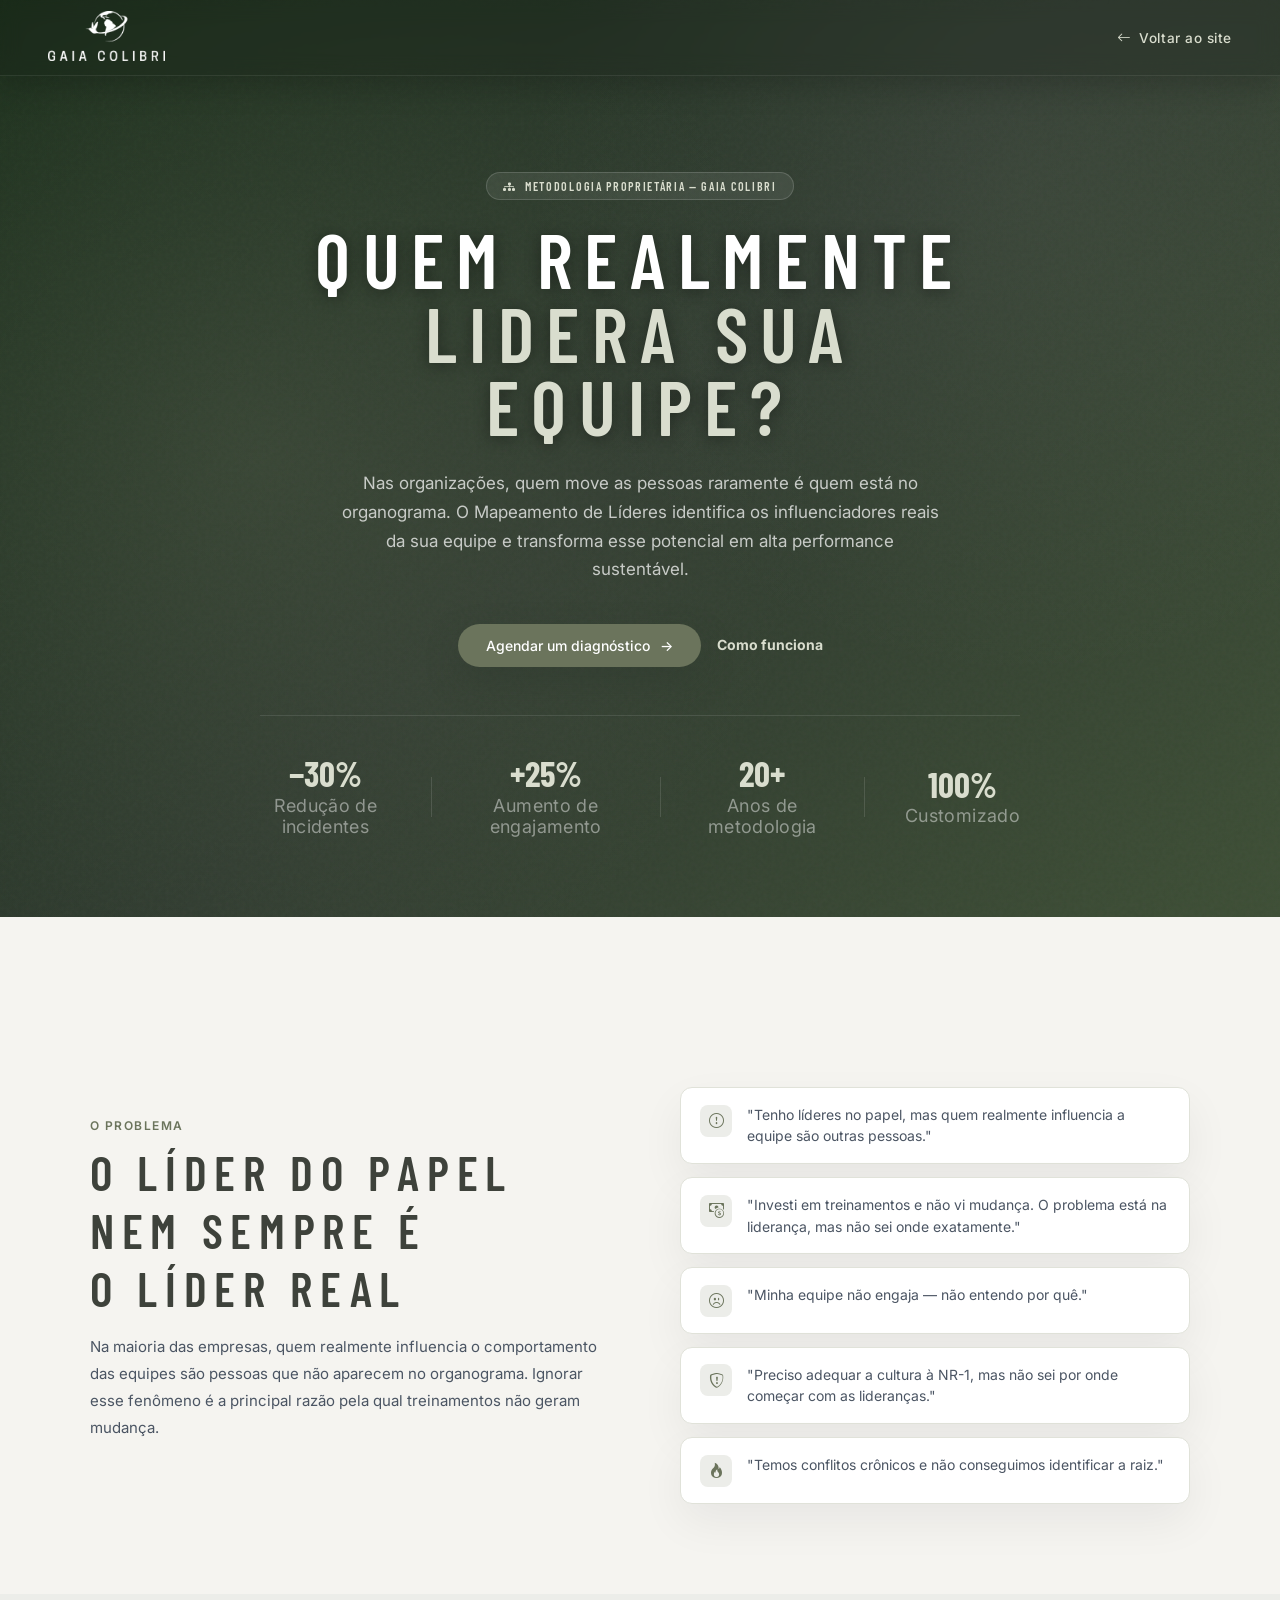
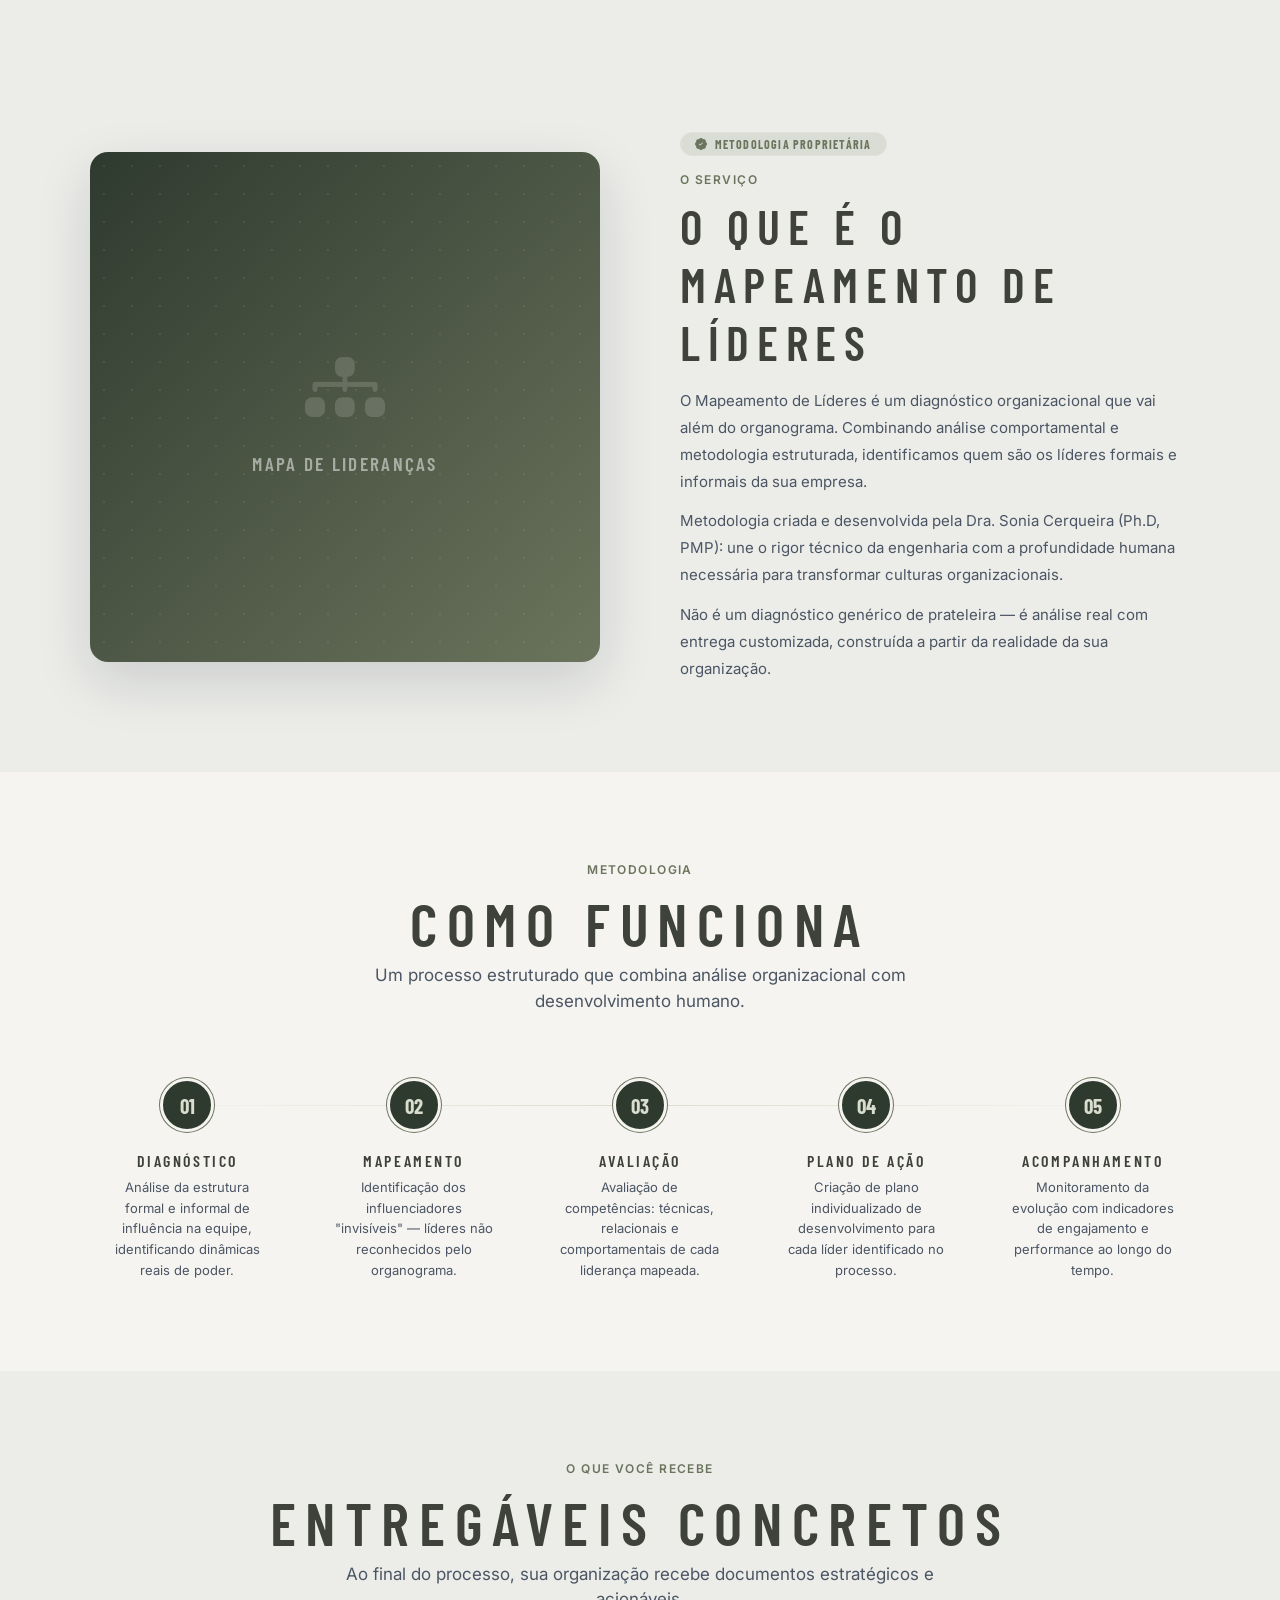
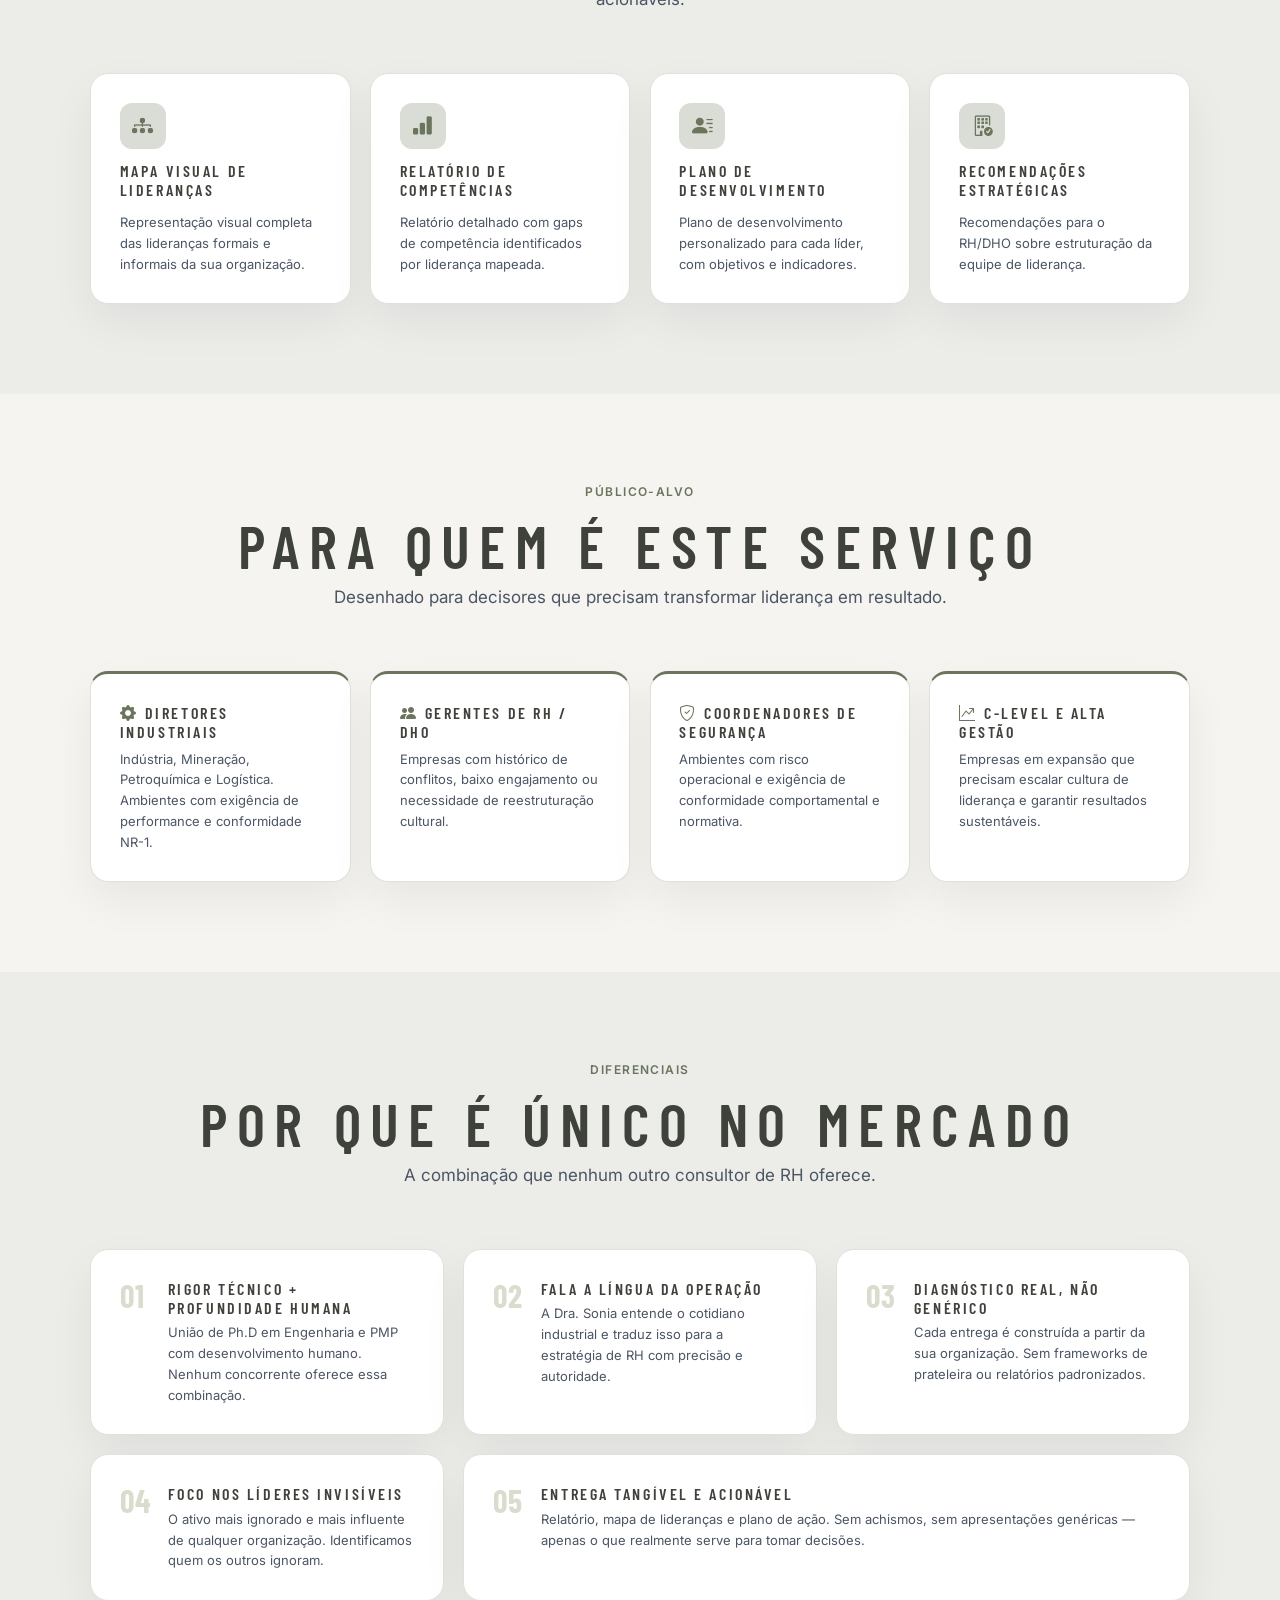
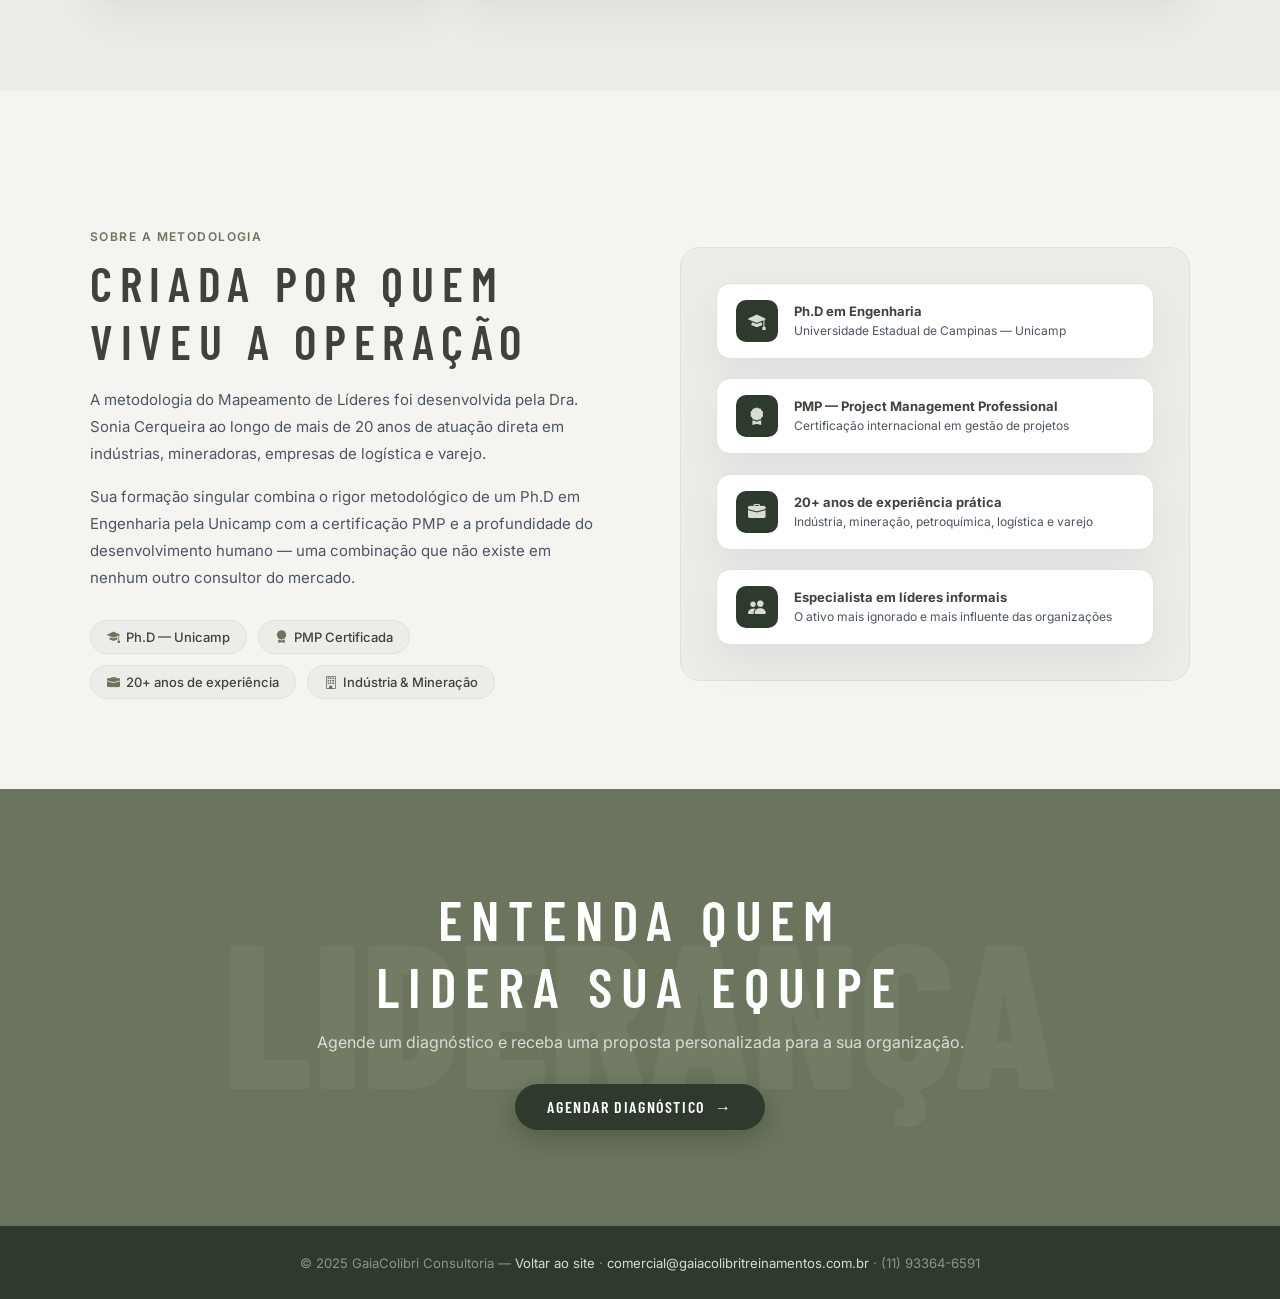
<file: Home/mapeamento-lideranca.html>
<!DOCTYPE html>
<html lang="pt-BR">
<head>
  <meta charset="UTF-8">
  <meta name="viewport" content="width=device-width, initial-scale=1.0">
  <title>Mapeamento de Líderes — GaiaColibri</title>

  <link href="https://fonts.googleapis.com/css2?family=Barlow+Condensed:wght@400;500;600;700;800&family=Inter:wght@300;400;500;600&family=Roboto+Condensed:wght@300;400;700&display=swap" rel="stylesheet">
  <link rel="stylesheet" href="https://cdn.jsdelivr.net/npm/bootstrap-icons@1.13.1/font/bootstrap-icons.min.css"/>

  <style>
    *, *::before, *::after { box-sizing: border-box; margin: 0; padding: 0; }

    :root {
      --primaria:        #6B745C;
      --primaria-escuro: #2f3a2f;
      --primaria-claro:  #d9ddce;
      --texto-principal: #3E423B;
      --texto-secundario:#4b5563;
      --bg-page:         #f5f4f0;
      --card-bg:         #ffffff;
      --borda-suave:     #e0e2d9;
      --sombra-card:     0 18px 45px rgba(15,23,42,.06);
      --bg-band:         #ECEDE9;
      --bg-band-alt:     #DADDD6;
    }

    html { scroll-behavior: smooth; overflow-x: hidden; }
    body { font-family: "Inter", system-ui, sans-serif; background: var(--bg-page); color: #171717; }
    h1, h2, h3, h4 {
      font-family: "Barlow Condensed", sans-serif;
      font-weight: 600; letter-spacing: .16em; text-transform: uppercase;
    }
    ::-webkit-scrollbar { width: 5px; }
    ::-webkit-scrollbar-track { background: transparent; }
    ::-webkit-scrollbar-thumb { background: #9ea4a8; border-radius: 5px; }

    /* ── NAVBAR ─────────────────────────────────────────────────── */
    #navbar {
      position: fixed; top: 0; left: 0; right: 0; z-index: 50;
      height: 76px; padding: 0 48px;
      display: flex; align-items: center; justify-content: space-between;
      background: rgba(10,12,10,.18);
      backdrop-filter: blur(10px); -webkit-backdrop-filter: blur(10px);
      border-bottom: 1px solid rgba(255,255,255,.08);
      box-shadow: 0 10px 30px rgba(0,0,0,.18);
      transition: background-color 220ms, box-shadow 220ms;
    }
    #navbar.navbar-scrolled {
      background-color: rgba(47,58,47,.95);
      box-shadow: 0 10px 30px rgba(10,12,10,.7);
    }
    .logo img { height: 50px; filter: brightness(10); }
    .nav-back {
      display: flex; align-items: center; gap: .5rem;
      color: var(--primaria-claro); font-size: .85rem; font-weight: 500;
      text-decoration: none; letter-spacing: .04em; transition: color .2s;
    }
    .nav-back:hover { color: #fff; }

    /* ── HERO ───────────────────────────────────────────────────── */
    .pg-hero {
      position: relative; min-height: 92vh;
      display: flex; align-items: center;
      overflow: hidden; padding-top: 76px;
    }
    .pg-hero-bg {
      position: absolute; inset: 0; z-index: 0;
      background: linear-gradient(135deg, #1a2e1a 0%, #2f3a2f 50%, #3d4e35 100%);
    }
    /* padrão geométrico sutil */
    .pg-hero-bg::before {
      content: '';
      position: absolute; inset: 0;
      background-image: radial-gradient(circle at 20% 50%, rgba(107,116,92,.25) 0%, transparent 50%),
                        radial-gradient(circle at 80% 20%, rgba(217,221,206,.06) 0%, transparent 40%);
    }
    .pg-hero-bg::after {
      content: '';
      position: absolute; inset: 0;
      background-image: url("data:image/svg+xml,%3Csvg viewBox='0 0 256 256' xmlns='http://www.w3.org/2000/svg'%3E%3Cfilter id='n'%3E%3CfeTurbulence type='fractalNoise' baseFrequency='0.9' numOctaves='4' stitchTiles='stitch'/%3E%3C/filter%3E%3Crect width='100%25' height='100%25' filter='url(%23n)' opacity='0.03'/%3E%3C/svg%3E");
      pointer-events: none;
    }

    .pg-hero-inner {
      position: relative; z-index: 1;
      max-width: 860px; margin: 0 auto;
      padding: 6rem 50px 5rem;
      text-align: center;
    }

    .hero-kicker {
      display: inline-flex; align-items: center; gap: 8px;
      background: rgba(255,255,255,.08);
      border: 1px solid rgba(255,255,255,.15);
      color: var(--primaria-claro);
      font-family: "Barlow Condensed", sans-serif;
      font-size: 12px; font-weight: 600; letter-spacing: .14em; text-transform: uppercase;
      padding: 6px 16px; border-radius: 999px;
      margin-bottom: 22px;
    }
    .pg-hero h1 {
      font-size: clamp(2.8rem, 6vw, 5.5rem);
      line-height: .96; color: #fff;
      text-shadow: 0 2px 16px rgba(0,0,0,.4);
      margin-bottom: 1.6rem;
    }
    .pg-hero h1 em {
      font-style: normal; color: var(--primaria-claro); display: block;
    }
    .hero-subtitle {
      font-size: 17px; line-height: 1.7;
      color: rgba(255,255,255,.72); max-width: 600px;
      margin: 0 auto 2.5rem; 
    }
    .hero-actions { display: flex; align-items: center; justify-content: center; gap: 16px; flex-wrap: wrap; }
    .hero-cta-main {
      display: inline-flex; align-items: center; gap: 10px;
      padding: 13px 28px; border-radius: 999px;
      background: var(--primaria); color: #fff;
      font-size: 14px; font-weight: 500; text-decoration: none;
      box-shadow: 0 14px 32px rgba(47,58,47,.45);
      transition: background .25s, transform .2s;
    }
    .hero-cta-main:hover { background: var(--primaria-escuro); transform: translateY(-2px); }
    .hero-cta-link {
      font-size: 14px; font-weight: 500; color: var(--primaria-claro);
      text-decoration: none; position: relative; padding-bottom: 2px;
    }
    .hero-cta-link::after {
      content: ''; position: absolute; left: 0; bottom: 0;
      width: 0; height: 1px; background: var(--primaria-claro); transition: width .25s;
    }
    .hero-cta-link:hover::after { width: 100%; }

    /* hero stats inline */
    .hero-inline-stats {
      display: flex; align-items: center; justify-content: center;
      gap: 2.5rem; flex-wrap: nowrap;
      margin-top: 3rem; padding-top: 2.5rem;
      border-top: 1px solid rgba(255,255,255,.1);
    }
    .hero-inline-stat { text-align: center; }
    .hero-inline-val {
      font-family: "Barlow Condensed", sans-serif;
      font-size: 2.2rem; font-weight: 700; color: var(--primaria-claro); line-height: 1;
    }
    .hero-inline-label { font-size: 18px; color: rgba(255,255,255,.45); margin-top: .2rem; letter-spacing: .02em; }
    .hero-inline-divider { width: 2px; height: 40px; background: rgba(255,255,255,.12); }

    /* ── SEÇÕES ─────────────────────────────────────────────────── */
    .section { padding: 90px 40px; }
    .section-inner { max-width: 1100px; margin: 0 auto; }
    .section h2 {
      text-align: center; font-size: 60px;
      color: var(--texto-principal); margin-bottom: 4px;
    }
    .section-subtitle {
      color: var(--texto-secundario); font-size: 17px; line-height: 1.5;
      margin: 0 auto 60px; max-width: 640px; text-align: center;
    }
    .eyebrow {
      display: block; font-size: 12px; font-weight: 600; letter-spacing: .12em;
      text-transform: uppercase; color: var(--primaria); margin-bottom: 10px;
    }

    /* ── CONTEXTO DO PROBLEMA ───────────────────────────────────── */
    .section-context { background: var(--bg-page); }
    .context-grid {
      display: grid; grid-template-columns: 1fr 1fr;
      gap: 5rem; align-items: center; margin-top: 3rem;
    }
    .context-left h2 { text-align: left; font-size: clamp(2rem, 4vw, 3rem); }
    .context-left p {
      font-size: 15px; line-height: 1.8; color: var(--texto-secundario); margin-top: 1rem;
    }
    .pain-list {
      list-style: none; display: flex; flex-direction: column;
      gap: .8rem; margin-top: 2rem;
    }
    .pain-list li {
      display: flex; align-items: flex-start; gap: .9rem;
      background: var(--card-bg); border: 1px solid var(--borda-suave);
      border-radius: 12px; padding: 1rem 1.2rem;
      font-size: 14px; line-height: 1.55; color: var(--texto-secundario);
      box-shadow: var(--sombra-card);
      transition: transform .2s, box-shadow .2s;
    }
    .pain-list li:hover { transform: translateX(4px); box-shadow: 0 12px 30px rgba(15,23,42,.1); }
    .pain-icon {
      width: 32px; height: 32px; flex-shrink: 0;
      background: var(--bg-band);
      border-radius: 8px; display: flex; align-items: center; justify-content: center;
      font-size: .95rem; color: var(--primaria); margin-top: .05rem;
    }

    /* ── O QUE É ────────────────────────────────────────────────── */
    .section-what { background: var(--bg-band); }
    .what-grid {
      display: grid; grid-template-columns: 1fr 1fr;
      gap: 5rem; align-items: center; margin-top: 3rem;
    }
    .what-visual {
      border-radius: 18px; overflow: hidden; aspect-ratio: 1;
      background: linear-gradient(135deg, var(--primaria-escuro), var(--primaria));
      display: flex; align-items: center; justify-content: center;
      box-shadow: 0 20px 55px rgba(15,23,42,.14);
      position: relative;
    }
    .what-visual-inner {
      text-align: center; padding: 2rem;
    }
    .what-visual-icon { font-size: 5rem; color: rgba(255,255,255,.15); display: block; margin-bottom: 1rem; }
    .what-visual-label {
      font-family: "Barlow Condensed", sans-serif;
      font-size: 1.2rem; font-weight: 600; letter-spacing: .12em;
      text-transform: uppercase; color: rgba(255,255,255,.5);
    }
    /* rede de pontos decorativa */
    .what-visual::before {
      content: '';
      position: absolute; inset: 0;
      background-image: radial-gradient(circle, rgba(255,255,255,.15) 1px, transparent 1px);
      background-size: 28px 28px;
      opacity: .5;
    }
    .what-text h2 { text-align: left; font-size: clamp(2rem, 4vw, 3rem); }
    .what-text p { font-size: 15px; line-height: 1.8; color: var(--texto-secundario); margin-top: 1rem; }
    .what-text p + p { margin-top: .8rem; }
    .what-tag {
      display: inline-flex; align-items: center; gap: 6px;
      background: var(--bg-band-alt); border: 1px solid var(--borda-suave);
      color: var(--primaria);
      font-family: "Barlow Condensed", sans-serif;
      font-size: .75rem; font-weight: 700; letter-spacing: .1em; text-transform: uppercase;
      padding: .25rem .9rem; border-radius: 999px; margin-bottom: 1rem;
    }

    /* ── PROCESSO ───────────────────────────────────────────────── */
    .section-process { background: var(--bg-page); }
    .process-steps {
      display: grid; grid-template-columns: repeat(auto-fit, minmax(190px, 1fr));
      gap: 2rem; margin-top: 4rem; position: relative;
    }
    .process-steps::before {
      content: ''; position: absolute; top: 27px; left: 5%; right: 5%;
      height: 1px;
      background: linear-gradient(to right, transparent, var(--primaria-claro), transparent);
    }
    .step { text-align: center; padding: 0 1rem; }
    .step-num {
      width: 54px; height: 54px;
      background: var(--primaria-escuro); color: var(--primaria-claro);
      font-family: "Barlow Condensed", sans-serif; font-size: 1.3rem; font-weight: 700;
      border-radius: 50%; display: flex; align-items: center; justify-content: center;
      margin: 0 auto 1.2rem; position: relative; z-index: 1;
      border: 3px solid var(--bg-page);
      box-shadow: 0 0 0 1px var(--primaria);
    }
    .step h4 { font-size: 1rem; color: var(--texto-principal); margin-bottom: .4rem; }
    .step p { font-size: 13px; line-height: 1.6; color: var(--texto-secundario); }

    /* ── ENTREGÁVEIS ────────────────────────────────────────────── */
    .section-deliverables { background: var(--bg-band); }
    .deliverables-grid {
      display: grid; grid-template-columns: repeat(auto-fill, minmax(240px, 1fr));
      gap: 1.2rem; margin-top: 3rem;
    }
    .deliverable-card {
      background: var(--card-bg); border: 1px solid var(--borda-suave);
      border-radius: 18px; padding: 1.8rem;
      box-shadow: var(--sombra-card);
      display: flex; flex-direction: column; gap: .8rem;
      transition: transform .25s, box-shadow .25s;
    }
    .deliverable-card:hover {
      transform: translateY(-4px); box-shadow: 0 22px 55px rgba(15,23,42,.1);
    }
    .deliverable-icon {
      width: 46px; height: 46px; border-radius: 12px;
      background: var(--bg-band-alt);
      display: flex; align-items: center; justify-content: center;
      font-size: 1.3rem; color: var(--primaria);
    }
    .deliverable-card h4 { font-size: 1rem; color: var(--texto-principal); }
    .deliverable-card p { font-size: 13px; line-height: 1.6; color: var(--texto-secundario); }

    /* ── PARA QUEM É ────────────────────────────────────────────── */
    .section-audience { background: var(--bg-page); }
    .audience-grid {
      display: grid; grid-template-columns: repeat(auto-fill, minmax(240px, 1fr));
      gap: 1.2rem; margin-top: 3rem;
    }
    .audience-card {
      background: var(--card-bg); border: 1px solid var(--borda-suave);
      border-top: 3px solid var(--primaria);
      border-radius: 18px; padding: 1.8rem;
      box-shadow: var(--sombra-card);
      transition: transform .25s, box-shadow .25s;
    }
    .audience-card:hover {
      transform: translateY(-4px); box-shadow: 0 22px 55px rgba(15,23,42,.1);
    }
    .audience-card h4 { font-size: 1rem; color: var(--texto-principal); margin-bottom: .5rem; }
    .audience-card p { font-size: 13px; line-height: 1.6; color: var(--texto-secundario); }

    /* ── RESULTADOS ─────────────────────────────────────────────── */
    .section-results { background: var(--primaria-escuro); }
    .section-results h2 { color: #fff; }
    .section-results .section-subtitle { color: rgba(255,255,255,.6); }

    .results-grid {
      display: grid; grid-template-columns: repeat(auto-fit, minmax(220px, 1fr));
      gap: 1.5rem; margin-top: 3rem;
    }
    .result-card {
      background: rgba(255,255,255,.06);
      border: 1px solid rgba(255,255,255,.1);
      border-radius: 18px; padding: 2rem;
      text-align: center;
      transition: background .25s;
    }
    .result-card:hover { background: rgba(255,255,255,.1); }
    .result-value {
      font-family: "Barlow Condensed", sans-serif;
      font-size: 3rem; font-weight: 700; color: var(--primaria-claro); line-height: 1;
      margin-bottom: .5rem;
    }
    .result-label { font-size: 14px; line-height: 1.5; color: rgba(255,255,255,.65); }

    /* ── DIFERENCIAIS ───────────────────────────────────────────── */
    .section-diff { background: var(--bg-band); }
    .diff-grid {
      display: grid; grid-template-columns: repeat(3, 1fr);
      gap: 1.2rem; margin-top: 3rem;
    }
    .diff-card.span2 { grid-column: span 2; }
    .diff-card {
      background: var(--card-bg); border: 1px solid var(--borda-suave);
      border-radius: 18px; padding: 1.8rem;
      box-shadow: var(--sombra-card);
      display: flex; gap: 1rem; align-items: flex-start;
      transition: transform .25s, box-shadow .25s;
    }
    .diff-card:hover {
      transform: translateY(-4px); box-shadow: 0 22px 55px rgba(15,23,42,.1);
    }
    .diff-num {
      font-family: "Barlow Condensed", sans-serif;
      font-size: 2rem; font-weight: 700; color: var(--primaria-claro);
      line-height: 1; flex-shrink: 0; min-width: 2rem;
    }
    .diff-card h4 { font-size: 1rem; color: var(--texto-principal); margin-bottom: .35rem; }
    .diff-card p { font-size: 13px; line-height: 1.6; color: var(--texto-secundario); }

    /* ── METODOLOGIA ────────────────────────────────────────────── */
    .section-methodology { background: var(--bg-page); }
    .methodology-split {
      display: grid; grid-template-columns: 1fr 1fr;
      gap: 5rem; align-items: center; margin-top: 3rem;
    }
    .method-text h2 { text-align: left; font-size: clamp(2rem, 4vw, 3rem); }
    .method-text p { font-size: 15px; line-height: 1.8; color: var(--texto-secundario); margin-top: 1rem; }
    .method-badges {
      display: flex; flex-wrap: wrap; gap: .7rem; margin-top: 1.8rem;
    }
    .method-badge {
      display: inline-flex; align-items: center; gap: 6px;
      background: var(--bg-band); border: 1px solid var(--borda-suave);
      color: var(--texto-principal);
      font-size: 13px; font-weight: 500;
      padding: .5rem 1rem; border-radius: 999px;
    }
    .method-badge i { color: var(--primaria); }

    /* card de credenciais */
    .method-cred-card {
      background: var(--bg-band);
      border: 1px solid var(--borda-suave);
      border-radius: 20px; padding: 2.2rem;
      display: flex; flex-direction: column; gap: 1.2rem;
    }
    .cred-row {
      display: flex; align-items: center; gap: 1rem;
      padding: 1rem 1.2rem;
      background: var(--card-bg); border: 1px solid var(--borda-suave);
      border-radius: 14px;
      box-shadow: var(--sombra-card);
    }
    .cred-icon {
      width: 42px; height: 42px; flex-shrink: 0;
      border-radius: 10px; background: var(--primaria-escuro);
      display: flex; align-items: center; justify-content: center;
      font-size: 1.1rem; color: var(--primaria-claro);
    }
    .cred-text strong { display: block; font-size: 13px; color: var(--texto-principal); }
    .cred-text span { font-size: 12px; color: var(--texto-secundario); }

    /* ── CTA ────────────────────────────────────────────────────── */
    .section-cta {
      background: var(--primaria); padding: 6rem 2rem; text-align: center; position: relative; overflow: hidden;
    }
    .section-cta::before {
      content: 'LIDERANÇA';
      position: absolute; top: 50%; left: 50%; transform: translate(-50%,-50%);
      font-family: "Barlow Condensed", sans-serif;
      font-size: clamp(5rem, 16vw, 16rem); font-weight: 800;
      color: rgba(255,255,255,.05); white-space: nowrap; pointer-events: none;
    }
    .section-cta h2 { position: relative; color: #fff; font-size: clamp(2rem, 5vw, 3.5rem); margin-bottom: .8rem; }
    .section-cta p { position: relative; font-size: 16px; color: rgba(255,255,255,.75); margin-bottom: 2rem; }
    .btn-cta {
      position: relative; display: inline-flex; align-items: center; gap: 10px;
      background: var(--primaria-escuro); color: #fff;
      font-family: "Barlow Condensed", sans-serif;
      font-size: 1rem; font-weight: 600; letter-spacing: .1em; text-transform: uppercase;
      padding: 13px 32px; border-radius: 999px; text-decoration: none;
      transition: background .25s, transform .2s;
      box-shadow: 0 8px 24px rgba(15,23,10,.25);
    }
    .btn-cta:hover { background: #111; transform: translateY(-2px); }

    /* ── FOOTER ─────────────────────────────────────────────────── */
    footer {
      background: var(--primaria-escuro); color: rgba(255,255,255,.45);
      text-align: center; padding: 1.8rem; font-size: .82rem;
    }
    footer a { color: var(--primaria-claro); text-decoration: none; }

    /* ── REVEAL ─────────────────────────────────────────────────── */
    .reveal {
      opacity: 0; transform: translateY(28px);
      transition: opacity .7s cubic-bezier(.22,1,.36,1), transform .7s cubic-bezier(.22,1,.36,1);
    }
    .reveal.active { opacity: 1; transform: none; }
    .reveal-d1 { transition-delay: .1s; }
    .reveal-d2 { transition-delay: .2s; }
    .reveal-d3 { transition-delay: .3s; }
    .reveal-d4 { transition-delay: .4s; }
    .reveal-left {
      opacity: 0; transform: translateX(-60px);
      transition: opacity .8s ease, transform .8s cubic-bezier(.22,1,.36,1);
    }
    .reveal-left.active { opacity: 1; transform: none; }
    .reveal-right {
      opacity: 0; transform: translateX(60px);
      transition: opacity .8s ease, transform .8s cubic-bezier(.22,1,.36,1);
    }
    .reveal-right.active { opacity: 1; transform: none; }

    /* ── RESPONSIVO ─────────────────────────────────────────────── */
    @media (max-width: 960px) {
      #navbar { padding: 0 24px; }
      .pg-hero-inner { padding: 4rem 24px; }
      .hero-inline-stats { gap: 1.5rem; }
      .hero-inline-divider { display: none; }
      .context-grid, .what-grid, .methodology-split { grid-template-columns: 1fr; gap: 3rem; }
      .process-steps::before { display: none; }
      .diff-grid { grid-template-columns: 1fr 1fr; }
      .diff-card.span2 { grid-column: span 2; }
      .section { padding: 60px 24px; }
    }
    @media (max-width: 560px) {
      .diff-grid { grid-template-columns: 1fr; }
      .diff-card.span2 { grid-column: span 1; }
      .hero-inline-stats {
        flex-wrap: wrap;
        gap: 1.5rem;
        }       
      .hero-inline-divider { display: none; }
    }         
    
  </style>
</head>
<body>

<!-- NAVBAR -->
<nav id="navbar">
  <div class="logo"><img src="./imagens/logo.png" alt="GaiaColibri"></div>
  <a href="index.html" class="nav-back"><i class="bi bi-arrow-left"></i> Voltar ao site</a>
</nav>

<!-- HERO -->
<section class="pg-hero">
  <div class="pg-hero-bg"></div>
  <div class="pg-hero-inner">

    <div>
      <div class="hero-kicker">
        <i class="bi bi-diagram-3-fill"></i>
        Metodologia Proprietária — Gaia Colibri
      </div>
      <h1>Quem realmente<em>lidera sua equipe?</em></h1>
      <p class="hero-subtitle">
        Nas organizações, quem move as pessoas raramente é quem está no organograma. O Mapeamento de Líderes identifica os influenciadores reais da sua equipe e transforma esse potencial em alta performance sustentável.
      </p>
      <div class="hero-actions">
        <a href="index.html#contact" class="hero-cta-main">
          <span>Agendar um diagnóstico</span><span>→</span>
        </a>
        <a href="#como-funciona" class="hero-cta-link"><strong>Como funciona</strong></a>
      </div>
      <div class="hero-inline-stats">
        <div class="hero-inline-stat">
          <div class="hero-inline-val">−30%</div>
          <div class="hero-inline-label">Redução de incidentes</div>
        </div>
        <div class="hero-inline-divider"></div>
        <div class="hero-inline-stat">
          <div class="hero-inline-val">+25%</div>
          <div class="hero-inline-label">Aumento de engajamento</div>
        </div>
        <div class="hero-inline-divider"></div>
        <div class="hero-inline-stat">
          <div class="hero-inline-val">20+</div>
          <div class="hero-inline-label">Anos de metodologia</div>
        </div>
        <div class="hero-inline-divider"></div>
        <div class="hero-inline-stat">
          <div class="hero-inline-val">100%</div>
          <div class="hero-inline-label">Customizado</div>
        </div>
      </div>
    </div>

  </div>
</section>

<!-- CONTEXTO DO PROBLEMA -->
<section class="section section-context">
  <div class="section-inner">
    <div class="context-grid">
      <div class="context-left">
        <span class="eyebrow reveal">O problema</span>
        <h2 class="reveal">O líder do papel<br>nem sempre é<br>o líder real</h2>
        <p class="reveal reveal-d1">
          Na maioria das empresas, quem realmente influencia o comportamento das equipes são pessoas que não aparecem no organograma. Ignorar esse fenômeno é a principal razão pela qual treinamentos não geram mudança.
        </p>
      </div>
      <ul class="pain-list">
        <li class="reveal reveal-d1">
          <div class="pain-icon"><i class="bi bi-exclamation-circle"></i></div>
          "Tenho líderes no papel, mas quem realmente influencia a equipe são outras pessoas."
        </li>
        <li class="reveal reveal-d2">
          <div class="pain-icon"><i class="bi bi-cash-coin"></i></div>
          "Investi em treinamentos e não vi mudança. O problema está na liderança, mas não sei onde exatamente."
        </li>
        <li class="reveal reveal-d3">
          <div class="pain-icon"><i class="bi bi-emoji-frown"></i></div>
          "Minha equipe não engaja — não entendo por quê."
        </li>
        <li class="reveal reveal-d4">
          <div class="pain-icon"><i class="bi bi-shield-exclamation"></i></div>
          "Preciso adequar a cultura à NR-1, mas não sei por onde começar com as lideranças."
        </li>
        <li class="reveal" style="transition-delay:.5s">
          <div class="pain-icon"><i class="bi bi-fire"></i></div>
          "Temos conflitos crônicos e não conseguimos identificar a raiz."
        </li>
      </ul>
    </div>
  </div>
</section>

<!-- O QUE É -->
<section class="section section-what">
  <div class="section-inner">
    <div class="what-grid">
      <div class="what-visual reveal reveal-left">
        <div class="what-visual-inner">
          <i class="bi bi-diagram-3-fill what-visual-icon"></i>
          <span class="what-visual-label">Mapa de lideranças</span>
        </div>
      </div>
      <div class="what-text">
        <span class="what-tag reveal"><i class="bi bi-patch-check-fill"></i> Metodologia Proprietária</span>
        <span class="eyebrow reveal">O serviço</span>
        <h2 class="reveal">O que é o<br>Mapeamento de Líderes</h2>
        <p class="reveal reveal-d1">
          O Mapeamento de Líderes é um diagnóstico organizacional que vai além do organograma. Combinando análise comportamental e metodologia estruturada, identificamos quem são os líderes formais e informais da sua empresa.
        </p>
        <p class="reveal reveal-d2">
          Metodologia criada e desenvolvida pela Dra. Sonia Cerqueira (Ph.D, PMP): une o rigor técnico da engenharia com a profundidade humana necessária para transformar culturas organizacionais.
        </p>
        <p class="reveal reveal-d3">
          Não é um diagnóstico genérico de prateleira — é análise real com entrega customizada, construída a partir da realidade da sua organização.
        </p>
      </div>
    </div>
  </div>
</section>

<!-- PROCESSO -->
<section id="como-funciona" class="section section-process">
  <div class="section-inner">
    <span class="eyebrow reveal" style="text-align:center">Metodologia</span>
    <h2 class="reveal">Como funciona</h2>
    <p class="section-subtitle reveal">Um processo estruturado que combina análise organizacional com desenvolvimento humano.</p>
    <div class="process-steps">
      <div class="step reveal reveal-d1">
        <div class="step-num">01</div>
        <h4>Diagnóstico</h4>
        <p>Análise da estrutura formal e informal de influência na equipe, identificando dinâmicas reais de poder.</p>
      </div>
      <div class="step reveal reveal-d2">
        <div class="step-num">02</div>
        <h4>Mapeamento</h4>
        <p>Identificação dos influenciadores "invisíveis" — líderes não reconhecidos pelo organograma.</p>
      </div>
      <div class="step reveal reveal-d3">
        <div class="step-num">03</div>
        <h4>Avaliação</h4>
        <p>Avaliação de competências: técnicas, relacionais e comportamentais de cada liderança mapeada.</p>
      </div>
      <div class="step reveal" style="transition-delay:.4s">
        <div class="step-num">04</div>
        <h4>Plano de ação</h4>
        <p>Criação de plano individualizado de desenvolvimento para cada líder identificado no processo.</p>
      </div>
      <div class="step reveal" style="transition-delay:.5s">
        <div class="step-num">05</div>
        <h4>Acompanhamento</h4>
        <p>Monitoramento da evolução com indicadores de engajamento e performance ao longo do tempo.</p>
      </div>
    </div>
  </div>
</section>

<!-- ENTREGÁVEIS -->
<section class="section section-deliverables">
  <div class="section-inner">
    <span class="eyebrow reveal" style="text-align:center">O que você recebe</span>
    <h2 class="reveal">Entregáveis concretos</h2>
    <p class="section-subtitle reveal">Ao final do processo, sua organização recebe documentos estratégicos e acionáveis.</p>
    <div class="deliverables-grid">
      <div class="deliverable-card reveal reveal-d1">
        <div class="deliverable-icon"><i class="bi bi-diagram-3-fill"></i></div>
        <h4>Mapa Visual de Lideranças</h4>
        <p>Representação visual completa das lideranças formais e informais da sua organização.</p>
      </div>
      <div class="deliverable-card reveal reveal-d2">
        <div class="deliverable-icon"><i class="bi bi-bar-chart-fill"></i></div>
        <h4>Relatório de Competências</h4>
        <p>Relatório detalhado com gaps de competência identificados por liderança mapeada.</p>
      </div>
      <div class="deliverable-card reveal reveal-d3">
        <div class="deliverable-icon"><i class="bi bi-person-lines-fill"></i></div>
        <h4>Plano de Desenvolvimento</h4>
        <p>Plano de desenvolvimento personalizado para cada líder, com objetivos e indicadores.</p>
      </div>
      <div class="deliverable-card reveal" style="transition-delay:.4s">
        <div class="deliverable-icon"><i class="bi bi-building-check"></i></div>
        <h4>Recomendações Estratégicas</h4>
        <p>Recomendações para o RH/DHO sobre estruturação da equipe de liderança.</p>
      </div>
    </div>
  </div>
</section>

<!-- PARA QUEM É -->
<section class="section section-audience">
  <div class="section-inner">
    <span class="eyebrow reveal" style="text-align:center">Público-alvo</span>
    <h2 class="reveal">Para quem é este serviço</h2>
    <p class="section-subtitle reveal">Desenhado para decisores que precisam transformar liderança em resultado.</p>
    <div class="audience-grid">
      <div class="audience-card reveal reveal-d1">
        <h4><i class="bi bi-gear-fill" style="color:var(--primaria);margin-right:.4rem"></i>Diretores Industriais</h4>
        <p>Indústria, Mineração, Petroquímica e Logística. Ambientes com exigência de performance e conformidade NR-1.</p>
      </div>
      <div class="audience-card reveal reveal-d2">
        <h4><i class="bi bi-people-fill" style="color:var(--primaria);margin-right:.4rem"></i>Gerentes de RH / DHO</h4>
        <p>Empresas com histórico de conflitos, baixo engajamento ou necessidade de reestruturação cultural.</p>
      </div>
      <div class="audience-card reveal reveal-d3">
        <h4><i class="bi bi-shield-check" style="color:var(--primaria);margin-right:.4rem"></i>Coordenadores de Segurança</h4>
        <p>Ambientes com risco operacional e exigência de conformidade comportamental e normativa.</p>
      </div>
      <div class="audience-card reveal" style="transition-delay:.4s">
        <h4><i class="bi bi-graph-up-arrow" style="color:var(--primaria);margin-right:.4rem"></i>C-Level e Alta Gestão</h4>
        <p>Empresas em expansão que precisam escalar cultura de liderança e garantir resultados sustentáveis.</p>
      </div>
    </div>
  </div>
</section>

<!-- DIFERENCIAIS -->
<section class="section section-diff">
  <div class="section-inner">
    <span class="eyebrow reveal" style="text-align:center">Diferenciais</span>
    <h2 class="reveal">Por que é único no mercado</h2>
    <p class="section-subtitle reveal">A combinação que nenhum outro consultor de RH oferece.</p>
    <div class="diff-grid">
      <div class="diff-card reveal reveal-d1">
        <span class="diff-num">01</span>
        <div><h4>Rigor técnico + profundidade humana</h4><p>União de Ph.D em Engenharia e PMP com desenvolvimento humano. Nenhum concorrente oferece essa combinação.</p></div>
      </div>
      <div class="diff-card reveal reveal-d2">
        <span class="diff-num">02</span>
        <div><h4>Fala a língua da operação</h4><p>A Dra. Sonia entende o cotidiano industrial e traduz isso para a estratégia de RH com precisão e autoridade.</p></div>
      </div>
      <div class="diff-card reveal reveal-d3">
        <span class="diff-num">03</span>
        <div><h4>Diagnóstico real, não genérico</h4><p>Cada entrega é construída a partir da sua organização. Sem frameworks de prateleira ou relatórios padronizados.</p></div>
      </div>
      <div class="diff-card reveal" style="transition-delay:.4s">
        <span class="diff-num">04</span>
        <div><h4>Foco nos líderes invisíveis</h4><p>O ativo mais ignorado e mais influente de qualquer organização. Identificamos quem os outros ignoram.</p></div>
      </div>
      <div class="diff-card span2 reveal" style="transition-delay:.5s">
        <span class="diff-num">05</span>
        <div><h4>Entrega tangível e acionável</h4><p>Relatório, mapa de lideranças e plano de ação. Sem achismos, sem apresentações genéricas — apenas o que realmente serve para tomar decisões.</p></div>
      </div>
    </div>
  </div>
</section>

<!-- METODOLOGIA / AUTORIDADE -->
<section class="section section-methodology">
  <div class="section-inner">
    <div class="methodology-split">
      <div class="method-text">
        <span class="eyebrow reveal">Sobre a metodologia</span>
        <h2 class="reveal">Criada por quem<br>viveu a operação</h2>
        <p class="reveal reveal-d1">
          A metodologia do Mapeamento de Líderes foi desenvolvida pela Dra. Sonia Cerqueira ao longo de mais de 20 anos de atuação direta em indústrias, mineradoras, empresas de logística e varejo.
        </p>
        <p class="reveal reveal-d2">
          Sua formação singular combina o rigor metodológico de um Ph.D em Engenharia pela Unicamp com a certificação PMP e a profundidade do desenvolvimento humano — uma combinação que não existe em nenhum outro consultor do mercado.
        </p>
        <div class="method-badges reveal reveal-d3">
          <span class="method-badge"><i class="bi bi-mortarboard-fill"></i> Ph.D — Unicamp</span>
          <span class="method-badge"><i class="bi bi-award-fill"></i> PMP Certificada</span>
          <span class="method-badge"><i class="bi bi-briefcase-fill"></i> 20+ anos de experiência</span>
          <span class="method-badge"><i class="bi bi-building"></i> Indústria & Mineração</span>
        </div>
      </div>
      <div class="method-cred-card reveal reveal-right">
        <div class="cred-row">
          <div class="cred-icon"><i class="bi bi-mortarboard-fill"></i></div>
          <div class="cred-text">
            <strong>Ph.D em Engenharia</strong>
            <span>Universidade Estadual de Campinas — Unicamp</span>
          </div>
        </div>
        <div class="cred-row">
          <div class="cred-icon"><i class="bi bi-award-fill"></i></div>
          <div class="cred-text">
            <strong>PMP — Project Management Professional</strong>
            <span>Certificação internacional em gestão de projetos</span>
          </div>
        </div>
        <div class="cred-row">
          <div class="cred-icon"><i class="bi bi-briefcase-fill"></i></div>
          <div class="cred-text">
            <strong>20+ anos de experiência prática</strong>
            <span>Indústria, mineração, petroquímica, logística e varejo</span>
          </div>
        </div>
        <div class="cred-row">
          <div class="cred-icon"><i class="bi bi-people-fill"></i></div>
          <div class="cred-text">
            <strong>Especialista em líderes informais</strong>
            <span>O ativo mais ignorado e mais influente das organizações</span>
          </div>
        </div>
      </div>
    </div>
  </div>
</section>

<!-- CTA -->
<section class="section-cta">
  <h2 class="reveal">Entenda quem<br>lidera sua equipe</h2>
  <p class="reveal reveal-d1">Agende um diagnóstico e receba uma proposta personalizada para a sua organização.</p>
  <a href="index.html#contact" class="btn-cta reveal reveal-d2">
    <span>Agendar diagnóstico</span><span>→</span>
  </a>
</section>

<footer>
  <p>© 2025 GaiaColibri Consultoria — <a href="index.html">Voltar ao site</a> · <a href="mailto:comercial@gaiacolibritreinamentos.com.br">comercial@gaiacolibritreinamentos.com.br</a> · (11) 93364-6591</p>
</footer>

<script>
  const nav = document.getElementById('navbar');
  window.addEventListener('scroll', () => {
    nav.classList.toggle('navbar-scrolled', window.scrollY > 40);
  });
  const reveals = document.querySelectorAll('.reveal, .reveal-left, .reveal-right');
  const io = new IntersectionObserver(entries => {
    entries.forEach(e => { if (e.isIntersecting) e.target.classList.add('active'); });
  }, { threshold: .1 });
  reveals.forEach(el => io.observe(el));
</script>
</body>
</html>
</file>
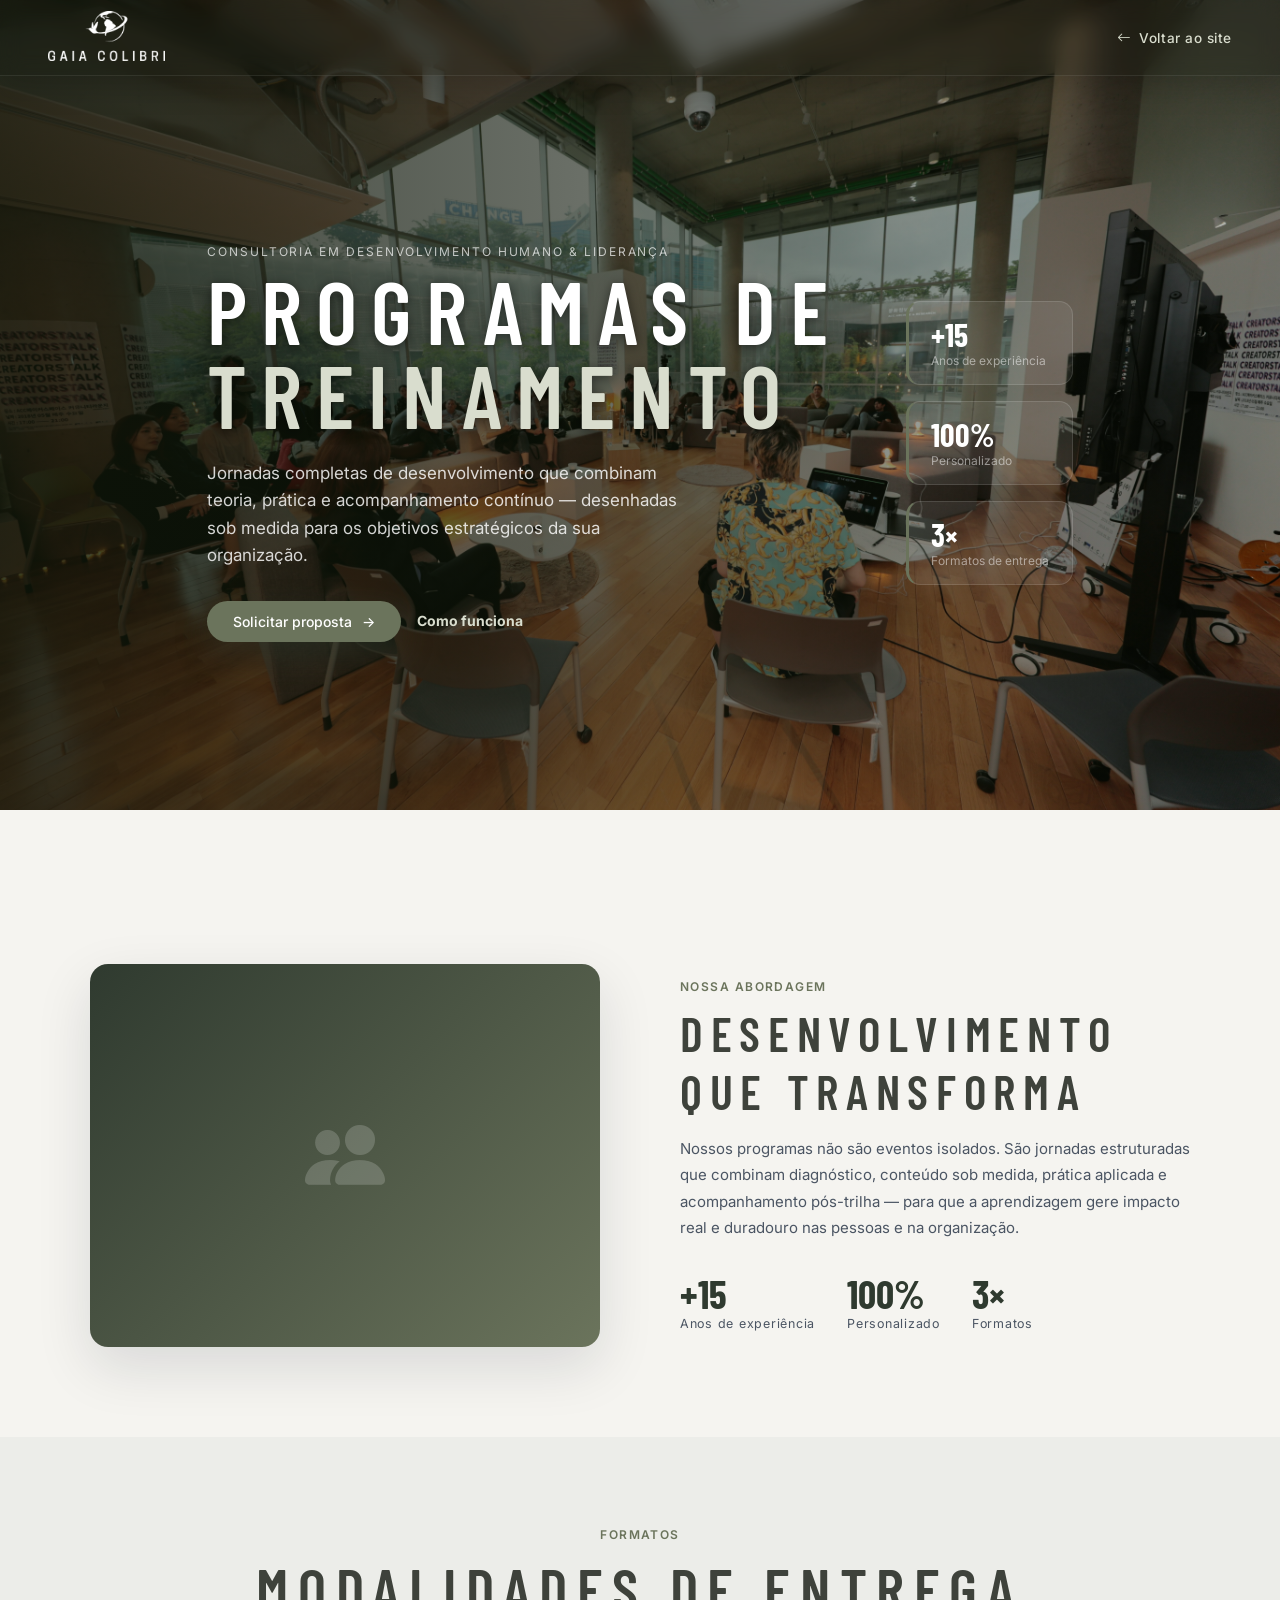
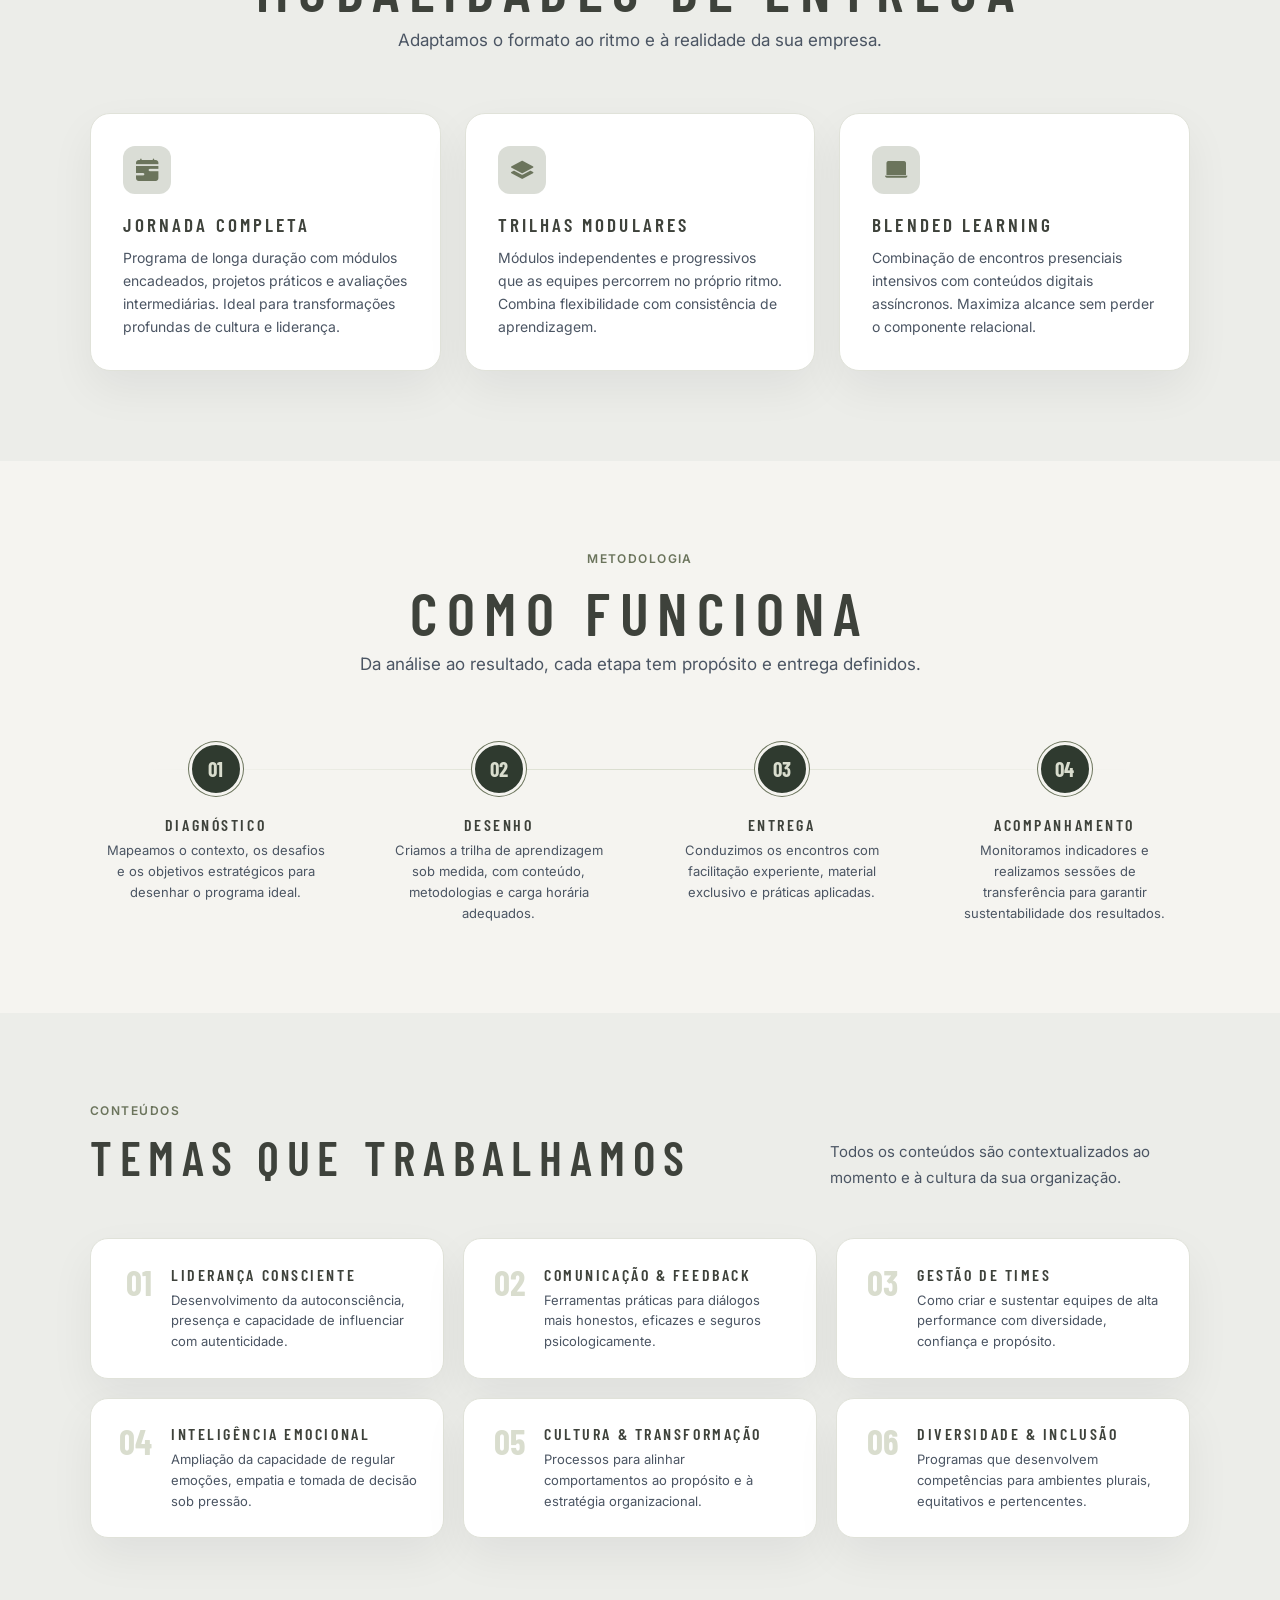
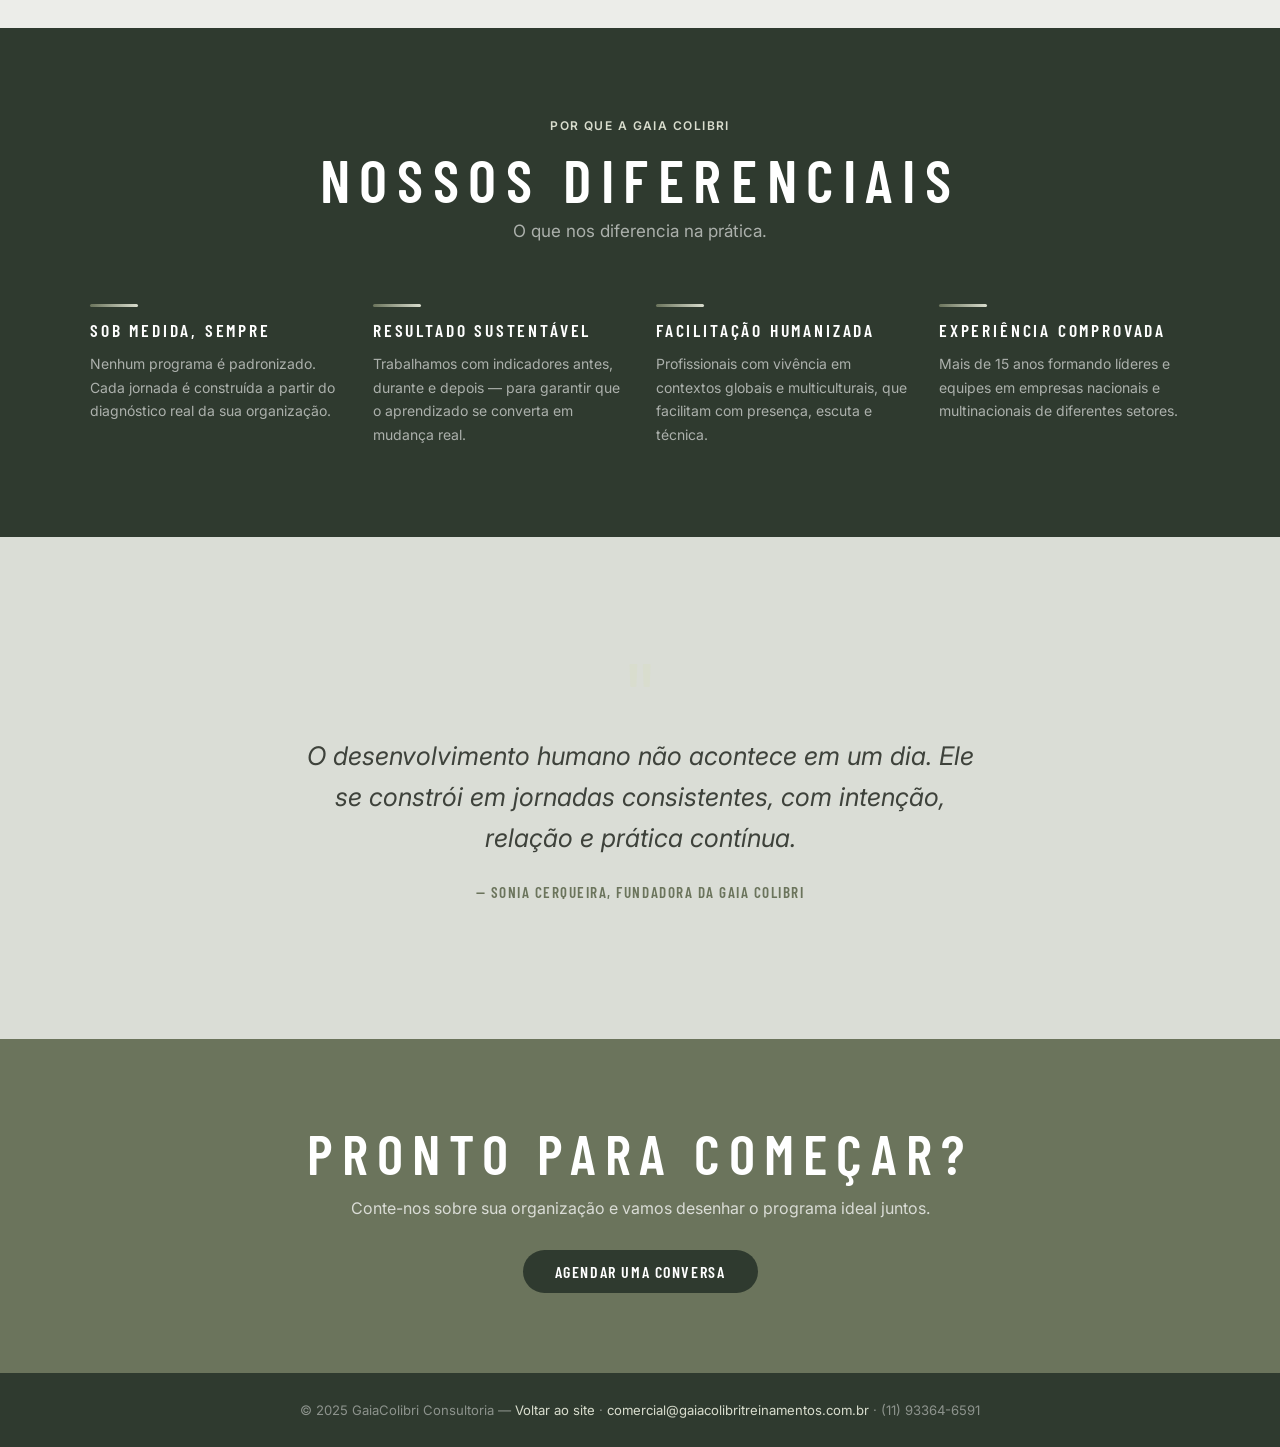
<file: Home/programas-treinamento.html>
<!DOCTYPE html>
<html lang="pt-BR">
<head>
  <meta charset="UTF-8">
  <meta name="viewport" content="width=device-width, initial-scale=1.0">
  <title>Programas de Treinamento — GaiaColibri</title>

  <link href="https://fonts.googleapis.com/css2?family=Barlow+Condensed:wght@400;500;600;700;800&family=Inter:wght@300;400;500;600&family=Roboto+Condensed:wght@300;400;700&display=swap" rel="stylesheet">
  <link rel="stylesheet" href="https://cdn.jsdelivr.net/npm/bootstrap-icons@1.13.1/font/bootstrap-icons.min.css"/>

  <style>
    /* ── RESET ─────────────────────────────────────────────────── */
    *, *::before, *::after { box-sizing: border-box; margin: 0; padding: 0; }

    /* ── TOKENS (mesmos do site principal) ─────────────────────── */
    :root {
      --primaria:        #6B745C;
      --primaria-escuro: #2f3a2f;
      --primaria-claro:  #d9ddce;
      --texto-principal: #3E423B;
      --texto-secundario:#4b5563;
      --bg-page:         #f5f4f0;
      --card-bg:         #ffffff;
      --borda-suave:     #e0e2d9;
      --sombra-card:     0 18px 45px rgba(15,23,42,.06);
      --bg-band:         #ECEDE9;
      --bg-band-alt:     #DADDD6;
    }

    html { scroll-behavior: smooth; overflow-x: hidden; }
    body {
      font-family: "Inter", system-ui, sans-serif;
      background: var(--bg-page);
      color: #171717;
    }
    h1, h2, h3, h4 {
      font-family: "Barlow Condensed", sans-serif;
      font-weight: 600;
      letter-spacing: .16em;
      text-transform: uppercase;
    }

    ::-webkit-scrollbar { width: 5px; }
    ::-webkit-scrollbar-track { background: transparent; }
    ::-webkit-scrollbar-thumb { background: #9ea4a8; border-radius: 5px; }

    /* ── NAVBAR ─────────────────────────────────────────────────── */
    #navbar {
      position: fixed; top: 0; left: 0; right: 0; z-index: 50;
      height: 76px; padding: 0 48px;
      display: flex; align-items: center; justify-content: space-between;
      background: rgba(10,12,10,.18);
      backdrop-filter: blur(10px); -webkit-backdrop-filter: blur(10px);
      border-bottom: 1px solid rgba(255,255,255,.08);
      box-shadow: 0 10px 30px rgba(0,0,0,.18);
      transition: background-color 220ms ease, box-shadow 220ms ease;
    }
    #navbar.navbar-scrolled {
      background-color: rgba(47,58,47,.95);
      box-shadow: 0 10px 30px rgba(10,12,10,.7);
    }
    .logo img { height: 50px; filter: brightness(10); }
    .nav-back {
      display: flex; align-items: center; gap: .5rem;
      color: var(--primaria-claro); font-size: .85rem; font-weight: 500;
      text-decoration: none; letter-spacing: .04em;
      transition: color .2s;
    }
    .nav-back:hover { color: #fff; }

    /* ── HERO ───────────────────────────────────────────────────── */
    .pg-hero {
      position: relative; min-height: 90vh;
      display: flex; align-items: center;
      overflow: hidden; padding-top: 76px;
    }
    .pg-hero-bg {
      position: absolute; inset: 0; z-index: 0;
      background-image: url("./imagens/p.jpg");
      background-size: cover; background-position: center 30%;
    }
    .pg-hero-bg::after {
      content: ''; position: absolute; inset: 0;
      background: linear-gradient(
        90deg,
        rgba(15,23,10,.82) 0%,
        rgba(15,23,10,.60) 50%,
        rgba(15,23,10,.28) 100%
      );
    }
    .pg-hero-inner {
      position: relative; z-index: 1;
      max-width: 1300px; margin: 0 auto;
      padding: 5rem 80px;
      display: grid; grid-template-columns: 1fr auto;
      gap: 4rem; align-items: center;
    }
    .hero-kicker {
      display: block;
      text-transform: uppercase; letter-spacing: .16em; font-size: 12px;
      color: rgba(255,255,255,.7); margin-bottom: 10px;
    }
    .pg-hero h1 {
      font-size: clamp(3rem, 7vw, 5.5rem);
      line-height: .95; color: #fff;
      text-shadow: 0 2px 12px rgba(0,0,0,.5);
      margin-bottom: 1.5rem;
    }
    .pg-hero h1 span { color: var(--primaria-claro); display: block; }
    .hero-subtitle {
      font-size: 17px; line-height: 1.6;
      color: rgba(255,255,255,.82); max-width: 480px; margin-bottom: 2rem;
    }
    .hero-actions { display: flex; align-items: center; gap: 16px; flex-wrap: wrap; }

    .hero-cta-main {
      display: inline-flex; align-items: center; gap: 10px;
      padding: 12px 26px; border-radius: 999px;
      background: var(--primaria); color: #fff;
      font-size: 14px; font-weight: 500; text-decoration: none;
      box-shadow: 0 14px 32px rgba(47,58,47,.45);
      transition: background .25s, transform .25s, box-shadow .25s;
    }
    .hero-cta-main:hover {
      background: var(--primaria-escuro); transform: translateY(-2px);
    }
    .hero-cta-link {
      font-size: 14px; font-weight: 500; color: var(--primaria-claro);
      text-decoration: none; position: relative; padding-bottom: 2px;
    }
    .hero-cta-link::after {
      content: ''; position: absolute; left: 0; bottom: 0;
      width: 0; height: 1px; background: var(--primaria-claro); transition: width .25s;
    }
    .hero-cta-link:hover::after { width: 100%; }

    .hero-stats { display: flex; flex-direction: column; gap: 1rem; }
    .hero-stat {
      background: rgba(255,255,255,.08);
      border: 1px solid rgba(255,255,255,.12);
      border-left: 3px solid var(--primaria);
      border-radius: 14px; padding: 1rem 1.4rem; min-width: 160px;
    }
    .hero-stat-val {
      font-family: "Barlow Condensed", sans-serif;
      font-size: 2rem; font-weight: 700; color: #fff; line-height: 1;
    }
    .hero-stat-label { font-size: .75rem; color: rgba(255,255,255,.5); margin-top: .2rem; }

    /* ── SEÇÕES GENÉRICAS ───────────────────────────────────────── */
    .section { padding: 90px 40px; }
    .section-inner { max-width: 1100px; margin: 0 auto; }
    .section h2 {
      text-align: center; font-size: 60px;
      color: var(--texto-principal); margin-bottom: 4px;
    }
    .section-subtitle {
      color: var(--texto-secundario); font-size: 17px; line-height: 1.5;
      margin: 0 auto 60px; max-width: 640px; text-align: center;
    }
    .eyebrow {
      font-size: 12px; font-weight: 600; letter-spacing: .12em;
      text-transform: uppercase; color: var(--primaria); margin-bottom: 10px;
    }

    /* ── OVERVIEW ───────────────────────────────────────────────── */
    .section-overview { background: var(--bg-page); }
    .overview-grid {
      display: grid; grid-template-columns: 1fr 1fr;
      gap: 5rem; align-items: center; margin-top: 4rem;
    }
    .overview-image {
      border-radius: 18px; overflow: hidden; aspect-ratio: 4/3;
      box-shadow: 0 20px 55px rgba(15,23,42,.12);
    }
    .overview-image .img-ph {
      width: 100%; height: 100%;
      background: linear-gradient(135deg, var(--primaria-escuro), var(--primaria));
      display: flex; align-items: center; justify-content: center;
    }
    .overview-image .img-ph i { font-size: 5rem; color: rgba(255,255,255,.18); }
    .overview-text h2 { text-align: left; font-size: clamp(2rem, 4vw, 3rem); }
    .overview-text p {
      font-size: 15px; line-height: 1.75;
      color: var(--texto-secundario); margin-top: 1rem;
    }
    .stats-row { display: flex; gap: 2rem; margin-top: 2rem; flex-wrap: wrap; }
    .stat { display: flex; flex-direction: column; }
    .stat-value {
      font-family: "Barlow Condensed", sans-serif;
      font-size: 2.5rem; font-weight: 700; color: var(--primaria-escuro); line-height: 1;
    }
    .stat-label { font-size: .78rem; color: var(--texto-secundario); letter-spacing: .06em; margin-top: .2rem; }

    /* ── MODALIDADES ────────────────────────────────────────────── */
    .section-modalities { background: var(--bg-band); }
    .modalities-grid {
      display: grid; grid-template-columns: repeat(auto-fit, minmax(280px, 1fr));
      gap: 24px; margin-top: 3rem;
    }
    .mod-card {
      background: var(--card-bg); border-radius: 20px; padding: 2rem;
      box-shadow: var(--sombra-card); border: 1px solid var(--borda-suave);
      transition: transform .3s, box-shadow .3s;
    }
    .mod-card:hover {
      transform: translateY(-6px); box-shadow: 0 28px 60px rgba(15,23,42,.12);
    }
    .mod-icon {
      width: 48px; height: 48px; border-radius: 12px;
      background: var(--bg-band-alt);
      display: flex; align-items: center; justify-content: center;
      margin-bottom: 1.2rem; font-size: 1.4rem; color: var(--primaria);
    }
    .mod-card h3 { font-size: 1.2rem; color: var(--texto-principal); margin-bottom: .6rem; }
    .mod-card p { font-size: 14px; line-height: 1.65; color: var(--texto-secundario); }

    /* ── PROCESSO ───────────────────────────────────────────────── */
    .section-process { background: var(--bg-page); }
    .process-steps {
      display: grid; grid-template-columns: repeat(auto-fit, minmax(200px, 1fr));
      gap: 2rem; margin-top: 4rem; position: relative;
    }
    .process-steps::before {
      content: ''; position: absolute; top: 27px; left: 5%; right: 5%;
      height: 1px;
      background: linear-gradient(to right, transparent, var(--primaria-claro), transparent);
    }
    .step { text-align: center; padding: 0 1rem; }
    .step-num {
      width: 54px; height: 54px;
      background: var(--primaria-escuro); color: var(--primaria-claro);
      font-family: "Barlow Condensed", sans-serif; font-size: 1.3rem; font-weight: 700;
      border-radius: 50%;
      display: flex; align-items: center; justify-content: center;
      margin: 0 auto 1.2rem; position: relative; z-index: 1;
      border: 3px solid var(--bg-page);
      box-shadow: 0 0 0 1px var(--primaria);
    }
    .step h4 { font-size: 1rem; color: var(--texto-principal); margin-bottom: .4rem; }
    .step p { font-size: 13px; line-height: 1.6; color: var(--texto-secundario); }

    /* ── TEMAS ──────────────────────────────────────────────────── */
    .section-themes { background: var(--bg-band); }
    .themes-intro {
      display: flex; justify-content: space-between; align-items: flex-end;
      gap: 2rem; margin-bottom: 3rem; flex-wrap: wrap;
    }
    .themes-intro h2 { text-align: left; font-size: clamp(2rem, 4vw, 3rem); }
    .themes-intro p { font-size: 15px; line-height: 1.7; color: var(--texto-secundario); max-width: 360px; }
    .themes-grid {
      display: grid; grid-template-columns: repeat(auto-fill, minmax(300px, 1fr));
      gap: 1.2rem;
    }
    .theme-card {
      background: var(--card-bg); border: 1px solid var(--borda-suave);
      border-radius: 18px; padding: 1.6rem;
      display: flex; gap: 1.2rem; align-items: flex-start;
      box-shadow: var(--sombra-card);
      transition: box-shadow .25s, transform .25s;
    }
    .theme-card:hover {
      box-shadow: 0 22px 55px rgba(15,23,42,.1); transform: translateY(-3px);
    }
    .theme-num {
      font-family: "Barlow Condensed", sans-serif;
      font-size: 2.2rem; font-weight: 700;
      color: var(--primaria-claro); line-height: 1;
      flex-shrink: 0; min-width: 2.2rem; text-align: right;
    }
    .theme-text h4 { font-size: 1rem; color: var(--texto-principal); margin-bottom: .35rem; }
    .theme-text p { font-size: 13px; line-height: 1.6; color: var(--texto-secundario); }

    /* ── DIFERENCIAIS ───────────────────────────────────────────── */
    .section-diff { background: var(--primaria-escuro); }
    .section-diff h2 { color: #fff; }
    .section-diff .section-subtitle { color: rgba(255,255,255,.6); }
    .diff-grid {
      display: grid; grid-template-columns: repeat(auto-fit, minmax(230px, 1fr));
      gap: 2rem; margin-top: 3rem;
    }
    .diff-item { display: flex; flex-direction: column; gap: .7rem; }
    .diff-line {
      width: 3rem; height: 3px;
      background: linear-gradient(to right, var(--primaria), var(--primaria-claro));
      border-radius: 2px;
    }
    .diff-item h4 { font-size: 1.1rem; color: #fff; }
    .diff-item p { font-size: 14px; line-height: 1.7; color: rgba(255,255,255,.6); }

    /* ── CITAÇÃO ────────────────────────────────────────────────── */
    .section-quote { background: var(--bg-band-alt); }
    .quote-block {
      max-width: 740px; margin: 0 auto;
      text-align: center; padding: 3rem 2rem;
    }
    .quote-mark {
      font-family: "Barlow Condensed", sans-serif; font-size: 7rem; line-height: .4;
      color: var(--primaria-claro); display: block; margin-bottom: 1rem;
    }
    .quote-text {
      font-size: clamp(1.2rem, 2.5vw, 1.6rem);
      font-style: italic; line-height: 1.6; color: var(--texto-principal);
    }
    .quote-author {
      margin-top: 1.5rem;
      font-family: "Barlow Condensed", sans-serif; font-size: .95rem; font-weight: 600;
      letter-spacing: .1em; text-transform: uppercase; color: var(--primaria);
    }

    /* ── CTA ────────────────────────────────────────────────────── */
    .section-cta {
      background: var(--primaria); padding: 5rem 2rem; text-align: center;
    }
    .section-cta h2 { color: #fff; font-size: clamp(2rem, 5vw, 3.5rem); margin-bottom: .8rem; }
    .section-cta p { font-size: 16px; color: rgba(255,255,255,.75); margin-bottom: 2rem; }
    .btn-dark {
      background: var(--primaria-escuro); color: #fff;
      font-family: "Barlow Condensed", sans-serif;
      font-size: 1rem; font-weight: 600; letter-spacing: .1em; text-transform: uppercase;
      padding: 12px 32px; border-radius: 999px; text-decoration: none; display: inline-block;
      transition: background .25s, transform .2s;
    }
    .btn-dark:hover { background: #111; transform: translateY(-2px); }

    /* ── FOOTER ─────────────────────────────────────────────────── */
    footer {
      background: var(--primaria-escuro); color: rgba(255,255,255,.45);
      text-align: center; padding: 1.8rem; font-size: .82rem;
    }
    footer a { color: var(--primaria-claro); text-decoration: none; }

    /* ── REVEAL ─────────────────────────────────────────────────── */
    .reveal {
      opacity: 0; transform: translateY(28px);
      transition: opacity .7s cubic-bezier(.22,1,.36,1), transform .7s cubic-bezier(.22,1,.36,1);
    }
    .reveal.active { opacity: 1; transform: none; }
    .reveal-d1 { transition-delay: .1s; }
    .reveal-d2 { transition-delay: .2s; }
    .reveal-d3 { transition-delay: .3s; }
    .reveal-left {
      opacity: 0; transform: translateX(-60px);
      transition: opacity .8s ease, transform .8s cubic-bezier(.22,1,.36,1);
    }
    .reveal-left.active { opacity: 1; transform: none; }

    /* ── RESPONSIVO ─────────────────────────────────────────────── */
    @media (max-width: 960px) {
      #navbar { padding: 0 24px; }
      .pg-hero-inner { grid-template-columns: 1fr; padding: 4rem 24px; }
      .hero-stats { flex-direction: row; flex-wrap: wrap; }
      .overview-grid { grid-template-columns: 1fr; gap: 2.5rem; }
      .themes-intro { flex-direction: column; align-items: flex-start; }
      .process-steps::before { display: none; }
      .section { padding: 60px 24px; }
    }
    @media (max-width: 560px) {
      .diff-grid { grid-template-columns: 1fr; }
    }
  </style>
</head>
<body>

<!-- NAVBAR -->
<nav id="navbar">
  <div class="logo"><img src="./imagens/logo.png" alt="GaiaColibri"></div>
  <a href="index.html" class="nav-back"><i class="bi bi-arrow-left"></i> Voltar ao site</a>
</nav>

<!-- HERO -->
<section class="pg-hero">
  <div class="pg-hero-bg"></div>
  <div class="pg-hero-inner">
    <div>
      <span class="hero-kicker">Consultoria em Desenvolvimento Humano &amp; Liderança</span>
      <h1>Programas de<span>Treinamento</span></h1>
      <p class="hero-subtitle">
        Jornadas completas de desenvolvimento que combinam teoria, prática e acompanhamento contínuo — desenhadas sob medida para os objetivos estratégicos da sua organização.
      </p>
      <div class="hero-actions">
        <a href="index.html#contact" class="hero-cta-main"><span>Solicitar proposta</span><span>→</span></a>
        <a href="#como-funciona" class="hero-cta-link"><strong>Como funciona</strong></a>
      </div>
    </div>
    <div class="hero-stats">
      <div class="hero-stat"><div class="hero-stat-val">+15</div><div class="hero-stat-label">Anos de experiência</div></div>
      <div class="hero-stat"><div class="hero-stat-val">100%</div><div class="hero-stat-label">Personalizado</div></div>
      <div class="hero-stat"><div class="hero-stat-val">3×</div><div class="hero-stat-label">Formatos de entrega</div></div>
    </div>
  </div>
</section>

<!-- OVERVIEW -->
<section class="section section-overview">
  <div class="section-inner">
    <div class="overview-grid">
      <div class="overview-image reveal reveal-left">
        <div class="img-ph"><i class="bi bi-people-fill"></i></div>
      </div>
      <div class="overview-text">
        <span class="eyebrow reveal" style="display:block">Nossa abordagem</span>
        <h2 class="reveal">Desenvolvimento<br>que transforma</h2>
        <p class="reveal reveal-d1">
          Nossos programas não são eventos isolados. São jornadas estruturadas que combinam diagnóstico, conteúdo sob medida, prática aplicada e acompanhamento pós-trilha — para que a aprendizagem gere impacto real e duradouro nas pessoas e na organização.
        </p>
        <div class="stats-row reveal reveal-d2">
          <div class="stat"><span class="stat-value">+15</span><span class="stat-label">Anos de experiência</span></div>
          <div class="stat"><span class="stat-value">100%</span><span class="stat-label">Personalizado</span></div>
          <div class="stat"><span class="stat-value">3×</span><span class="stat-label">Formatos</span></div>
        </div>
      </div>
    </div>
  </div>
</section>

<!-- MODALIDADES -->
<section class="section section-modalities">
  <div class="section-inner">
    <span class="eyebrow reveal" style="display:block;text-align:center">Formatos</span>
    <h2 class="reveal">Modalidades de entrega</h2>
    <p class="section-subtitle reveal">Adaptamos o formato ao ritmo e à realidade da sua empresa.</p>
    <div class="modalities-grid">
      <div class="mod-card reveal reveal-d1">
        <div class="mod-icon"><i class="bi bi-calendar-range-fill"></i></div>
        <h3>Jornada Completa</h3>
        <p>Programa de longa duração com módulos encadeados, projetos práticos e avaliações intermediárias. Ideal para transformações profundas de cultura e liderança.</p>
      </div>
      <div class="mod-card reveal reveal-d2">
        <div class="mod-icon"><i class="bi bi-layers-fill"></i></div>
        <h3>Trilhas Modulares</h3>
        <p>Módulos independentes e progressivos que as equipes percorrem no próprio ritmo. Combina flexibilidade com consistência de aprendizagem.</p>
      </div>
      <div class="mod-card reveal reveal-d3">
        <div class="mod-icon"><i class="bi bi-laptop-fill"></i></div>
        <h3>Blended Learning</h3>
        <p>Combinação de encontros presenciais intensivos com conteúdos digitais assíncronos. Maximiza alcance sem perder o componente relacional.</p>
      </div>
    </div>
  </div>
</section>

<!-- PROCESSO -->
<section id="como-funciona" class="section section-process">
  <div class="section-inner">
    <span class="eyebrow reveal" style="display:block;text-align:center">Metodologia</span>
    <h2 class="reveal">Como funciona</h2>
    <p class="section-subtitle reveal">Da análise ao resultado, cada etapa tem propósito e entrega definidos.</p>
    <div class="process-steps">
      <div class="step reveal reveal-d1">
        <div class="step-num">01</div>
        <h4>Diagnóstico</h4>
        <p>Mapeamos o contexto, os desafios e os objetivos estratégicos para desenhar o programa ideal.</p>
      </div>
      <div class="step reveal reveal-d2">
        <div class="step-num">02</div>
        <h4>Desenho</h4>
        <p>Criamos a trilha de aprendizagem sob medida, com conteúdo, metodologias e carga horária adequados.</p>
      </div>
      <div class="step reveal reveal-d3">
        <div class="step-num">03</div>
        <h4>Entrega</h4>
        <p>Conduzimos os encontros com facilitação experiente, material exclusivo e práticas aplicadas.</p>
      </div>
      <div class="step reveal" style="transition-delay:.4s">
        <div class="step-num">04</div>
        <h4>Acompanhamento</h4>
        <p>Monitoramos indicadores e realizamos sessões de transferência para garantir sustentabilidade dos resultados.</p>
      </div>
    </div>
  </div>
</section>

<!-- TEMAS -->
<section class="section section-themes">
  <div class="section-inner">
    <div class="themes-intro">
      <div>
        <span class="eyebrow reveal" style="display:block">Conteúdos</span>
        <h2 class="reveal">Temas que trabalhamos</h2>
      </div>
      <p class="reveal">Todos os conteúdos são contextualizados ao momento e à cultura da sua organização.</p>
    </div>
    <div class="themes-grid">
      <div class="theme-card reveal reveal-d1"><span class="theme-num">01</span><div class="theme-text"><h4>Liderança Consciente</h4><p>Desenvolvimento da autoconsciência, presença e capacidade de influenciar com autenticidade.</p></div></div>
      <div class="theme-card reveal reveal-d2"><span class="theme-num">02</span><div class="theme-text"><h4>Comunicação &amp; Feedback</h4><p>Ferramentas práticas para diálogos mais honestos, eficazes e seguros psicologicamente.</p></div></div>
      <div class="theme-card reveal reveal-d3"><span class="theme-num">03</span><div class="theme-text"><h4>Gestão de Times</h4><p>Como criar e sustentar equipes de alta performance com diversidade, confiança e propósito.</p></div></div>
      <div class="theme-card reveal reveal-d1"><span class="theme-num">04</span><div class="theme-text"><h4>Inteligência Emocional</h4><p>Ampliação da capacidade de regular emoções, empatia e tomada de decisão sob pressão.</p></div></div>
      <div class="theme-card reveal reveal-d2"><span class="theme-num">05</span><div class="theme-text"><h4>Cultura &amp; Transformação</h4><p>Processos para alinhar comportamentos ao propósito e à estratégia organizacional.</p></div></div>
      <div class="theme-card reveal reveal-d3"><span class="theme-num">06</span><div class="theme-text"><h4>Diversidade &amp; Inclusão</h4><p>Programas que desenvolvem competências para ambientes plurais, equitativos e pertencentes.</p></div></div>
    </div>
  </div>
</section>

<!-- DIFERENCIAIS -->
<section class="section section-diff">
  <div class="section-inner">
    <span class="eyebrow reveal" style="display:block;text-align:center;color:var(--primaria-claro)">Por que a Gaia Colibri</span>
    <h2 class="reveal">Nossos diferenciais</h2>
    <p class="section-subtitle reveal" style="color:rgba(255,255,255,.6)">O que nos diferencia na prática.</p>
    <div class="diff-grid">
      <div class="diff-item reveal reveal-d1"><div class="diff-line"></div><h4>Sob medida, sempre</h4><p>Nenhum programa é padronizado. Cada jornada é construída a partir do diagnóstico real da sua organização.</p></div>
      <div class="diff-item reveal reveal-d2"><div class="diff-line"></div><h4>Resultado sustentável</h4><p>Trabalhamos com indicadores antes, durante e depois — para garantir que o aprendizado se converta em mudança real.</p></div>
      <div class="diff-item reveal reveal-d3"><div class="diff-line"></div><h4>Facilitação humanizada</h4><p>Profissionais com vivência em contextos globais e multiculturais, que facilitam com presença, escuta e técnica.</p></div>
      <div class="diff-item reveal" style="transition-delay:.4s"><div class="diff-line"></div><h4>Experiência comprovada</h4><p>Mais de 15 anos formando líderes e equipes em empresas nacionais e multinacionais de diferentes setores.</p></div>
    </div>
  </div>
</section>

<!-- CITAÇÃO -->
<section class="section section-quote">
  <div class="section-inner">
    <div class="quote-block reveal">
      <span class="quote-mark">"</span>
      <p class="quote-text">O desenvolvimento humano não acontece em um dia. Ele se constrói em jornadas consistentes, com intenção, relação e prática contínua.</p>
      <p class="quote-author">— Sonia Cerqueira, Fundadora da Gaia Colibri</p>
    </div>
  </div>
</section>

<!-- CTA -->
<section class="section-cta">
  <h2 class="reveal">Pronto para começar?</h2>
  <p class="reveal reveal-d1">Conte-nos sobre sua organização e vamos desenhar o programa ideal juntos.</p>
  <a href="index.html#contact" class="btn-dark reveal reveal-d2">Agendar uma conversa</a>
</section>

<footer>
  <p>© 2025 GaiaColibri Consultoria — <a href="index.html">Voltar ao site</a> · <a href="mailto:comercial@gaiacolibritreinamentos.com.br">comercial@gaiacolibritreinamentos.com.br</a> · (11) 93364-6591</p>
</footer>

<script>
  const nav = document.getElementById('navbar');
  window.addEventListener('scroll', () => {
    nav.classList.toggle('navbar-scrolled', window.scrollY > 40);
  });
  const reveals = document.querySelectorAll('.reveal, .reveal-left');
  const io = new IntersectionObserver(entries => {
    entries.forEach(e => { if (e.isIntersecting) e.target.classList.add('active'); });
  }, { threshold: .1 });
  reveals.forEach(el => io.observe(el));
</script>
</body>
</html>
</file>
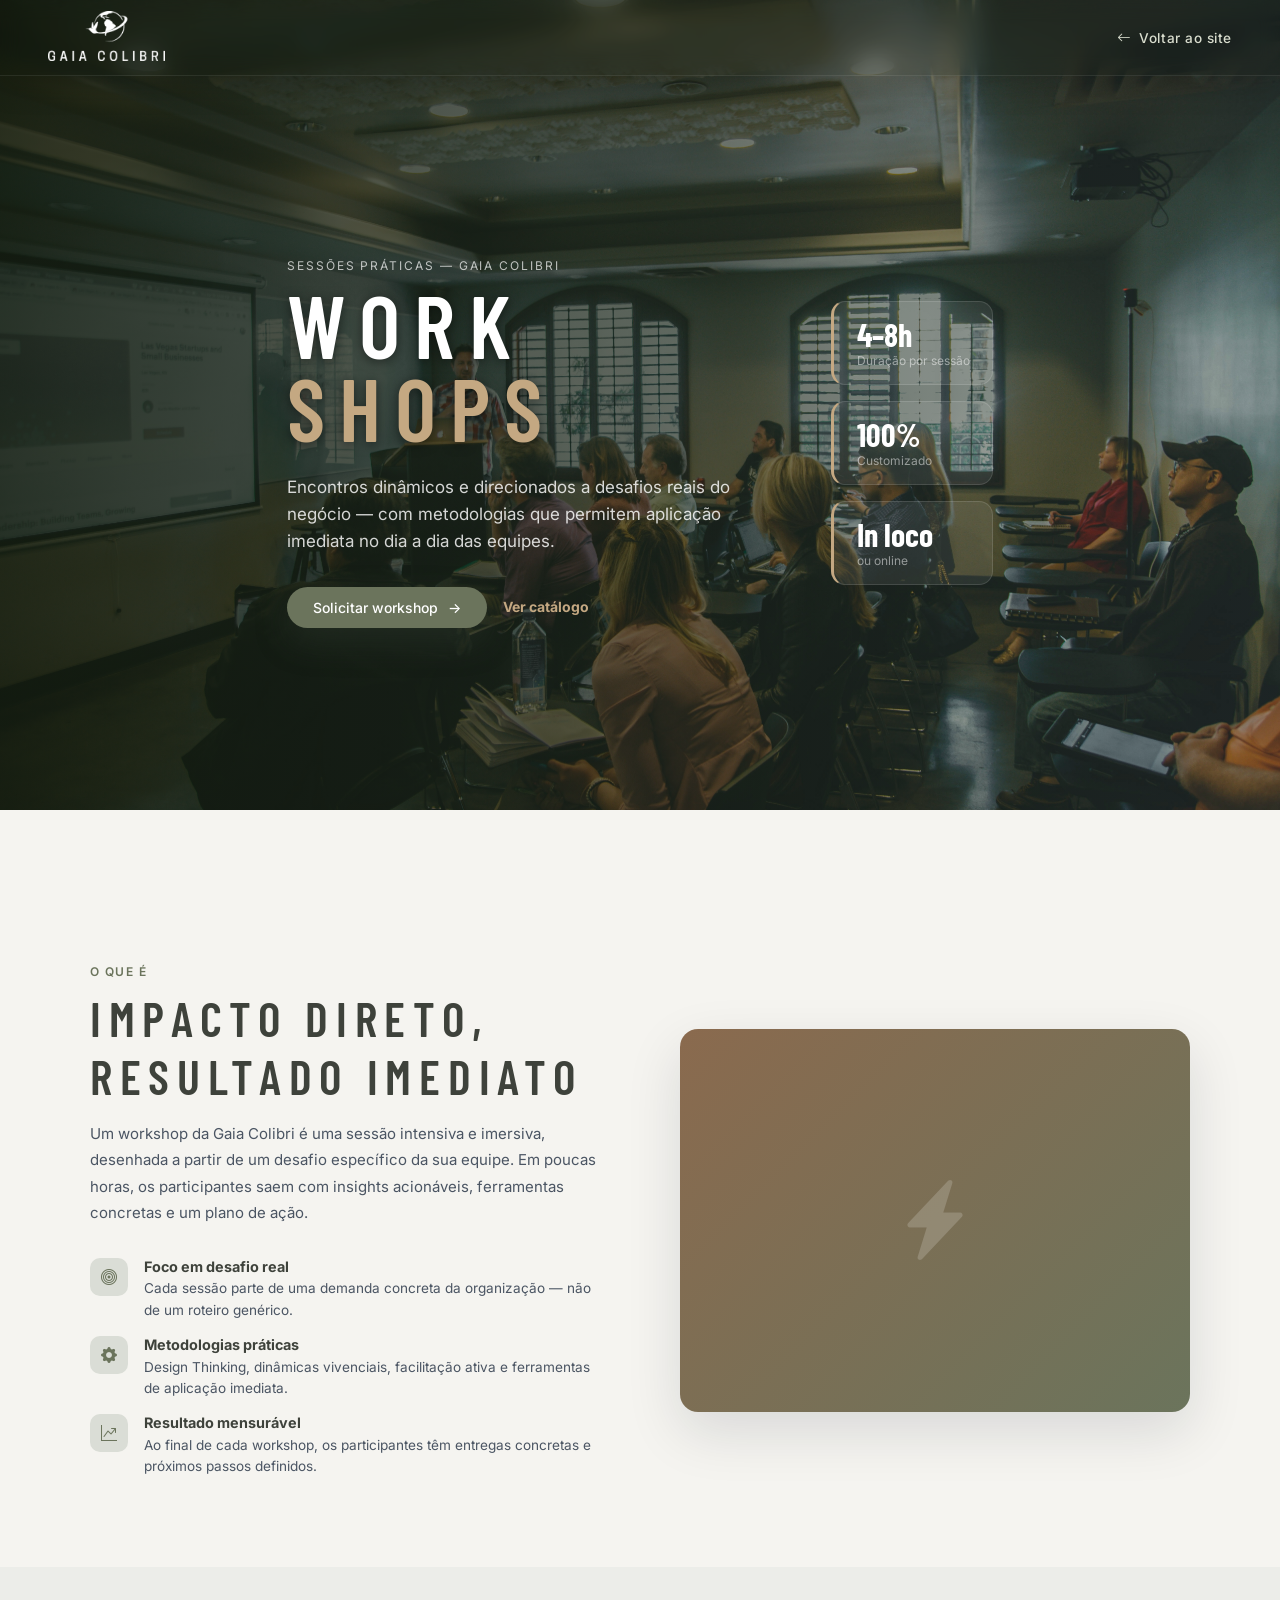
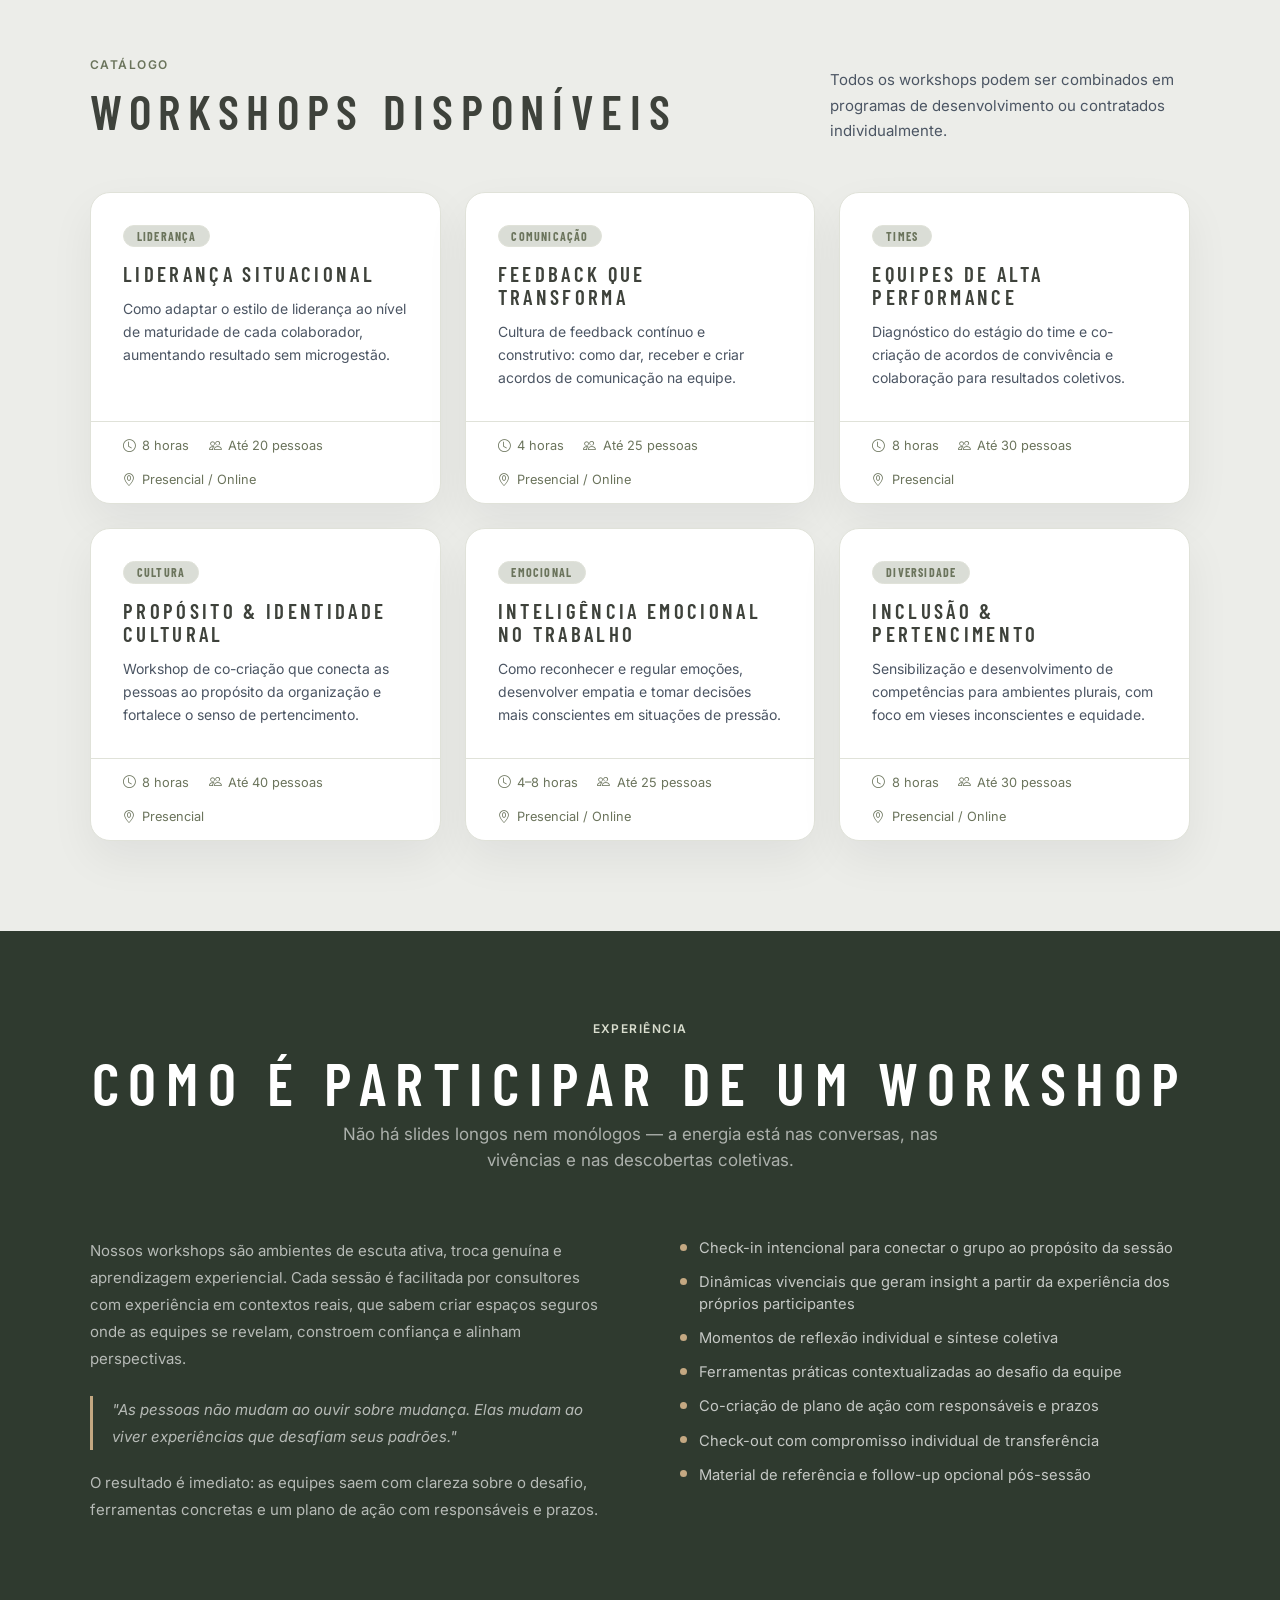
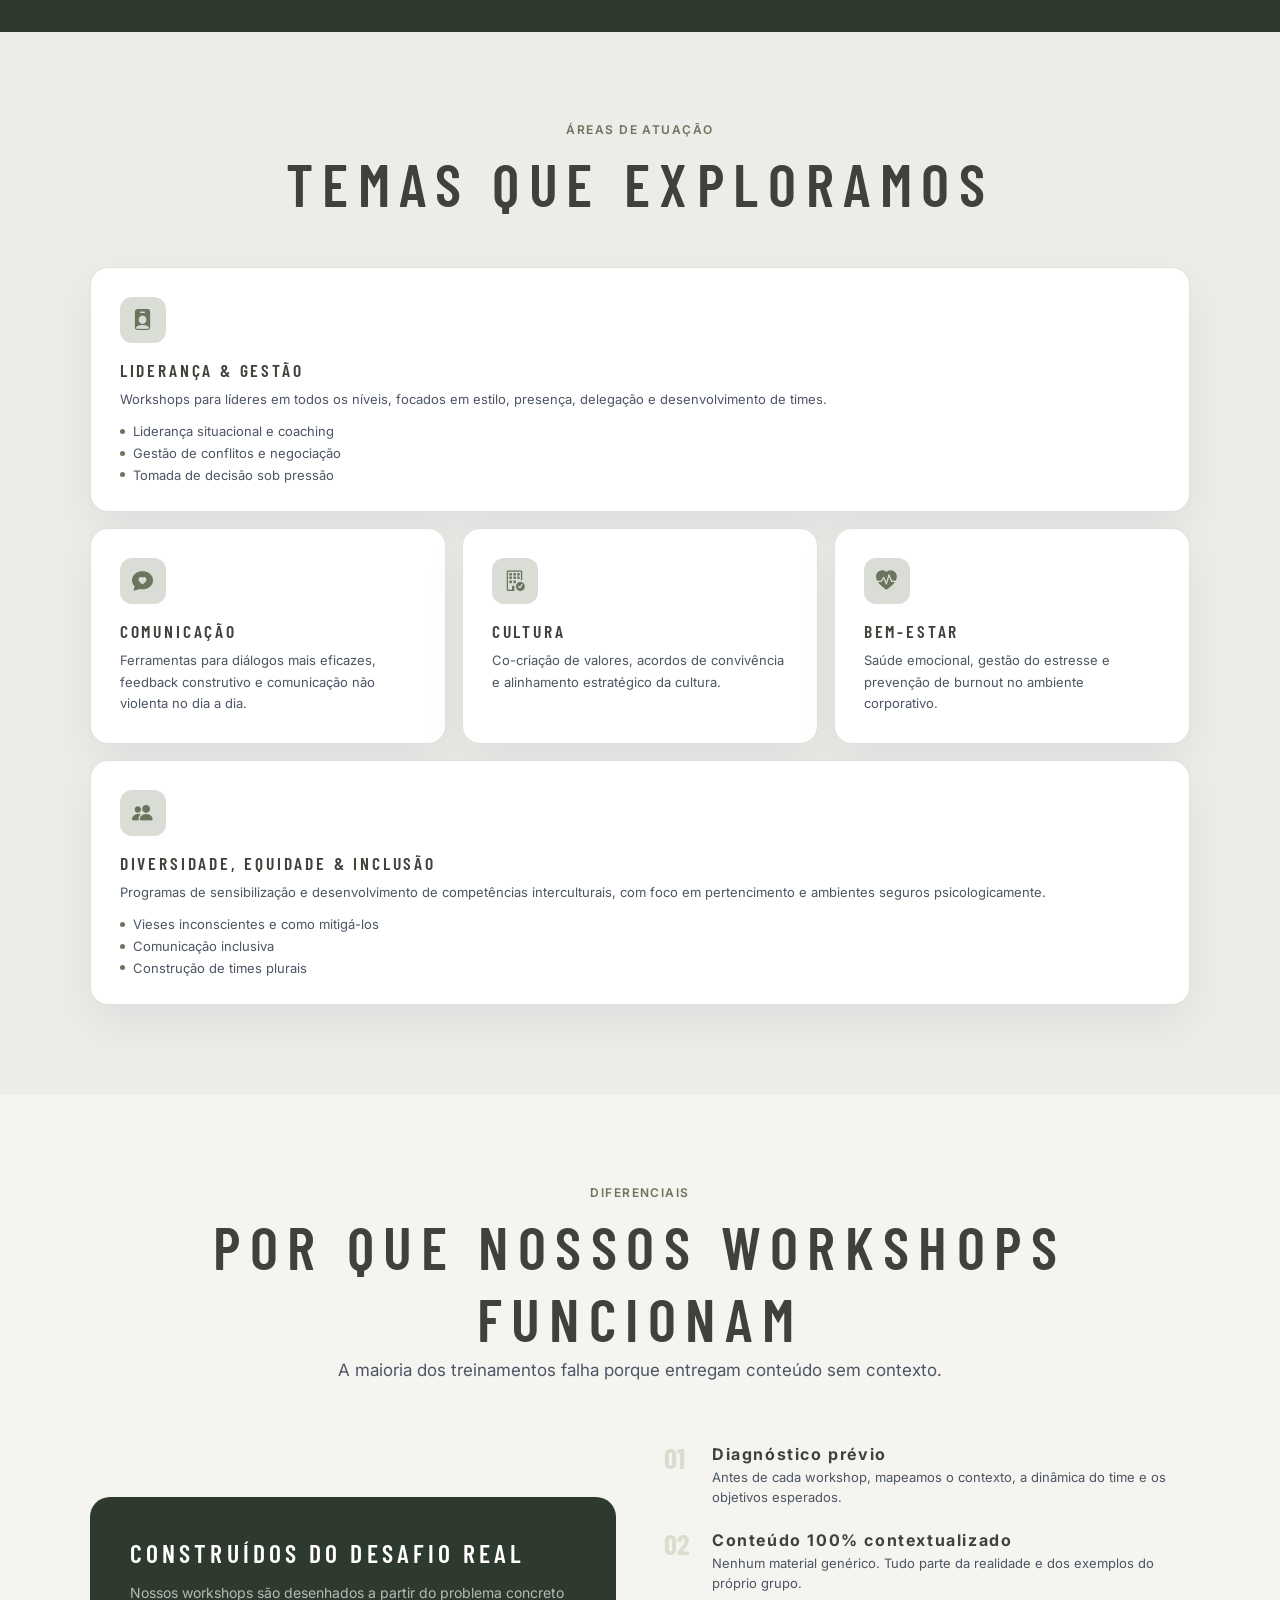
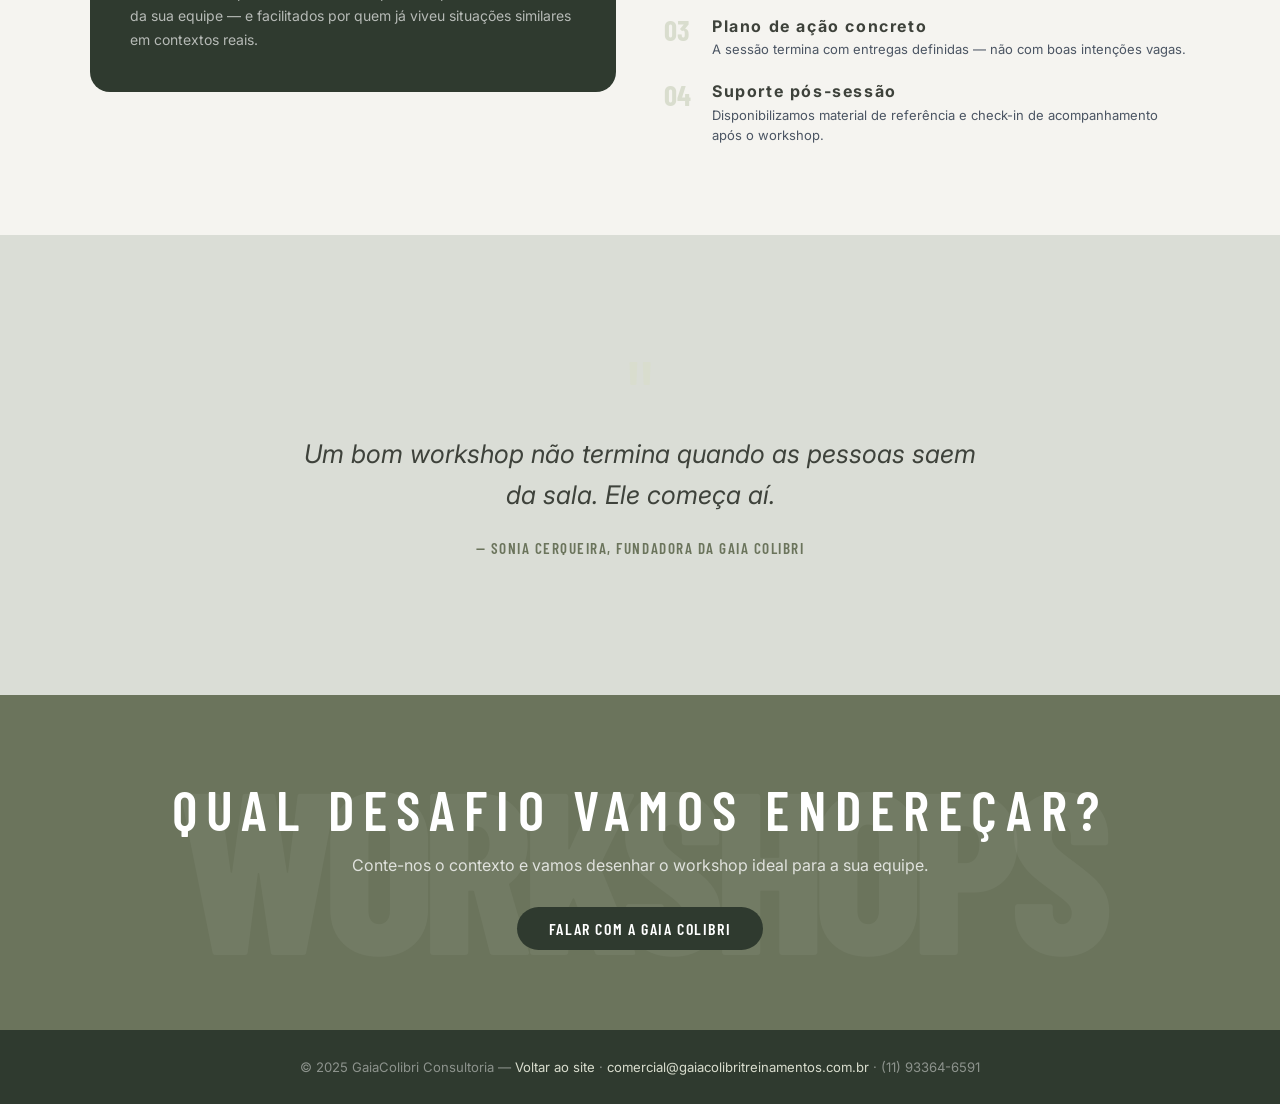
<file: Home/workshops.html>
<!DOCTYPE html>
<html lang="pt-BR">
<head>
  <meta charset="UTF-8">
  <meta name="viewport" content="width=device-width, initial-scale=1.0">
  <title>Workshops — GaiaColibri</title>

  <link href="https://fonts.googleapis.com/css2?family=Barlow+Condensed:wght@400;500;600;700;800&family=Inter:wght@300;400;500;600&family=Roboto+Condensed:wght@300;400;700&display=swap" rel="stylesheet">
  <link rel="stylesheet" href="https://cdn.jsdelivr.net/npm/bootstrap-icons@1.13.1/font/bootstrap-icons.min.css"/>

  <style>
    *, *::before, *::after { box-sizing: border-box; margin: 0; padding: 0; }

    :root {
      --primaria:        #6B745C;
      --primaria-escuro: #2f3a2f;
      --primaria-claro:  #d9ddce;
      --texto-principal: #3E423B;
      --texto-secundario:#4b5563;
      --bg-page:         #f5f4f0;
      --card-bg:         #ffffff;
      --borda-suave:     #e0e2d9;
      --sombra-card:     0 18px 45px rgba(15,23,42,.06);
      --bg-band:         #ECEDE9;
      --bg-band-alt:     #DADDD6;
      --ws-acento:       #8A6A4E;
      --ws-acento-claro: #C4A882;
    }

    html { scroll-behavior: smooth; overflow-x: hidden; }
    body {
      font-family: "Inter", system-ui, sans-serif;
      background: var(--bg-page); color: #171717;
    }
    h1, h2, h3, h4 {
      font-family: "Barlow Condensed", sans-serif;
      font-weight: 600; letter-spacing: .16em; text-transform: uppercase;
    }
    ::-webkit-scrollbar { width: 5px; }
    ::-webkit-scrollbar-track { background: transparent; }
    ::-webkit-scrollbar-thumb { background: #9ea4a8; border-radius: 5px; }

    /* ── NAVBAR ─────────────────────────────────────────────────── */
    #navbar {
      position: fixed; top: 0; left: 0; right: 0; z-index: 50;
      height: 76px; padding: 0 48px;
      display: flex; align-items: center; justify-content: space-between;
      background: rgba(10,12,10,.18);
      backdrop-filter: blur(10px); -webkit-backdrop-filter: blur(10px);
      border-bottom: 1px solid rgba(255,255,255,.08);
      box-shadow: 0 10px 30px rgba(0,0,0,.18);
      transition: background-color 220ms, box-shadow 220ms;
    }
    #navbar.navbar-scrolled {
      background-color: rgba(47,58,47,.95);
      box-shadow: 0 10px 30px rgba(10,12,10,.7);
    }
    .logo img { height: 50px; filter: brightness(10); }
    .nav-back {
      display: flex; align-items: center; gap: .5rem;
      color: var(--primaria-claro); font-size: .85rem; font-weight: 500;
      text-decoration: none; letter-spacing: .04em; transition: color .2s;
    }
    .nav-back:hover { color: #fff; }

    /* ── HERO ───────────────────────────────────────────────────── */
    .pg-hero {
      position: relative; min-height: 90vh;
      display: flex; align-items: center;
      overflow: hidden; padding-top: 76px;
    }
    .pg-hero-bg {
      position: absolute; inset: 0; z-index: 0;
      background-image: url("./imagens/workshop.jpg");
      background-size: cover; background-position: center 40%;
    }
    .pg-hero-bg::after {
      content: ''; position: absolute; inset: 0;
      background: linear-gradient(
        90deg,
        rgba(15,23,10,.85) 0%,
        rgba(15,23,10,.62) 50%,
        rgba(15,23,10,.28) 100%
      );
    }
    .pg-hero-inner {
      position: relative; z-index: 1;
      max-width: 1300px; margin: 0 auto;
      padding: 5rem 80px;
      display: grid; grid-template-columns: 1fr auto;
      gap: 4rem; align-items: center;
    }
    .hero-kicker {
      display: block; text-transform: uppercase; letter-spacing: .16em;
      font-size: 12px; color: rgba(255,255,255,.7); margin-bottom: 10px;
    }
    .pg-hero h1 {
      font-size: clamp(3rem, 7vw, 5.5rem); line-height: .95; color: #fff;
      text-shadow: 0 2px 12px rgba(0,0,0,.5); margin-bottom: 1.5rem;
    }
    .pg-hero h1 span { color: var(--ws-acento-claro); display: block; }
    .hero-subtitle {
      font-size: 17px; line-height: 1.6;
      color: rgba(255,255,255,.82); max-width: 480px; margin-bottom: 2rem;
    }
    .hero-actions { display: flex; align-items: center; gap: 16px; flex-wrap: wrap; }
    .hero-cta-main {
      display: inline-flex; align-items: center; gap: 10px;
      padding: 12px 26px; border-radius: 999px;
      background: var(--primaria); color: #fff;
      font-size: 14px; font-weight: 500; text-decoration: none;
      box-shadow: 0 14px 32px rgba(47,58,47,.45);
      transition: background .25s, transform .25s;
    }
    .hero-cta-main:hover { background: var(--primaria-escuro); transform: translateY(-2px); }
    .hero-cta-link {
      font-size: 14px; font-weight: 500; color: var(--ws-acento-claro);
      text-decoration: none; position: relative; padding-bottom: 2px;
    }
    .hero-cta-link::after {
      content: ''; position: absolute; left: 0; bottom: 0;
      width: 0; height: 1px; background: var(--ws-acento-claro); transition: width .25s;
    }
    .hero-cta-link:hover::after { width: 100%; }
    .hero-stats { display: flex; flex-direction: column; gap: 1rem; }
    .hero-stat {
      background: rgba(255,255,255,.08); border: 1px solid rgba(255,255,255,.12);
      border-left: 3px solid var(--ws-acento-claro);
      border-radius: 14px; padding: 1rem 1.4rem; min-width: 160px;
    }
    .hero-stat-val {
      font-family: "Barlow Condensed", sans-serif;
      font-size: 2rem; font-weight: 700; color: #fff; line-height: 1;
    }
    .hero-stat-label { font-size: .75rem; color: rgba(255,255,255,.5); margin-top: .2rem; }

    /* ── SEÇÕES ─────────────────────────────────────────────────── */
    .section { padding: 90px 40px; }
    .section-inner { max-width: 1100px; margin: 0 auto; }
    .section h2 {
      text-align: center; font-size: 60px;
      color: var(--texto-principal); margin-bottom: 4px;
    }
    .section-subtitle {
      color: var(--texto-secundario); font-size: 17px; line-height: 1.5;
      margin: 0 auto 60px; max-width: 640px; text-align: center;
    }
    .eyebrow {
      font-size: 12px; font-weight: 600; letter-spacing: .12em;
      text-transform: uppercase; color: var(--primaria); margin-bottom: 10px;
    }

    /* ── O QUE É ────────────────────────────────────────────────── */
    .section-what { background: var(--bg-page); }
    .what-grid {
      display: grid; grid-template-columns: 1fr 1fr;
      gap: 5rem; align-items: center; margin-top: 4rem;
    }
    .what-text h2 { text-align: left; font-size: clamp(2rem, 4vw, 3rem); }
    .what-text > p {
      font-size: 15px; line-height: 1.75; color: var(--texto-secundario); margin-top: 1rem;
    }
    .what-image {
      border-radius: 18px; overflow: hidden; aspect-ratio: 4/3;
      box-shadow: 0 20px 55px rgba(15,23,42,.12);
      position: relative;
    }
    .what-image::before {
      content: ''; position: absolute; top: -1rem; right: -1rem; z-index: -1;
      width: 100%; height: 100%;
      border: 2px solid rgba(138,106,78,.2); border-radius: 18px;
    }
    .what-image .img-ph {
      width: 100%; height: 100%;
      background: linear-gradient(135deg, var(--ws-acento), var(--primaria));
      display: flex; align-items: center; justify-content: center;
    }
    .what-image .img-ph i { font-size: 5rem; color: rgba(255,255,255,.18); }

    .highlights { display: flex; flex-direction: column; gap: 1rem; margin-top: 2rem; }
    .highlight-row { display: flex; align-items: flex-start; gap: 1rem; }
    .highlight-icon {
      width: 38px; height: 38px; flex-shrink: 0;
      background: var(--bg-band-alt); border-radius: 10px;
      display: flex; align-items: center; justify-content: center;
      color: var(--primaria); font-size: 1rem;
    }
    .highlight-text strong { display: block; font-size: .9rem; color: var(--texto-principal); margin-bottom: .15rem; }
    .highlight-text span { font-size: .85rem; color: var(--texto-secundario); line-height: 1.5; }

    /* ── CATÁLOGO ───────────────────────────────────────────────── */
    .section-catalog { background: var(--bg-band); }
    .catalog-header {
      display: flex; justify-content: space-between; align-items: flex-end;
      gap: 2rem; margin-bottom: 3rem; flex-wrap: wrap;
    }
    .catalog-header h2 { text-align: left; font-size: clamp(2rem, 4vw, 3rem); }
    .catalog-header p { font-size: 15px; line-height: 1.7; color: var(--texto-secundario); max-width: 360px; }
    .catalog-grid {
      display: grid; grid-template-columns: repeat(auto-fill, minmax(330px, 1fr));
      gap: 1.5rem;
    }
    .ws-card {
      background: var(--card-bg); border: 1px solid var(--borda-suave);
      border-radius: 20px; overflow: hidden;
      box-shadow: var(--sombra-card);
      display: flex; flex-direction: column;
      transition: transform .3s, box-shadow .3s;
    }
    .ws-card:hover {
      transform: translateY(-6px); box-shadow: 0 28px 64px rgba(15,23,42,.12);
    }
    .ws-card-top { padding: 2rem; flex: 1; }
    .ws-tag {
      display: inline-flex; align-items: center;
      background: var(--bg-band-alt); border: 1px solid var(--borda-suave);
      color: var(--primaria);
      font-family: "Barlow Condensed", sans-serif;
      font-size: .75rem; font-weight: 700; letter-spacing: .1em; text-transform: uppercase;
      padding: .2rem .8rem; border-radius: 999px; margin-bottom: 1rem;
    }
    .ws-card h3 {
      font-size: 1.3rem; color: var(--texto-principal);
      margin-bottom: .7rem; line-height: 1.1;
    }
    .ws-card p { font-size: 14px; line-height: 1.65; color: var(--texto-secundario); }
    .ws-card-meta {
      border-top: 1px solid var(--borda-suave);
      padding: 1rem 2rem;
      display: flex; gap: 1.2rem; flex-wrap: wrap;
    }
    .meta-item {
      display: flex; align-items: center; gap: .4rem;
      font-size: .8rem; color: var(--primaria);
    }

    /* ── EXPERIÊNCIA ────────────────────────────────────────────── */
    .section-exp { background: var(--primaria-escuro); }
    .section-exp h2 { color: #fff; }
    .section-exp .section-subtitle { color: rgba(255,255,255,.6); }
    .exp-split {
      display: grid; grid-template-columns: 1fr 1fr;
      gap: 5rem; align-items: start; margin-top: 4rem;
    }
    .exp-text p { font-size: 15px; line-height: 1.8; color: rgba(255,255,255,.65); margin-bottom: 1.2rem; }
    .exp-pull {
      border-left: 3px solid var(--ws-acento-claro);
      padding-left: 1.2rem; margin: 1.5rem 0;
      font-style: italic; font-size: 1.1rem;
      color: var(--primaria-claro); line-height: 1.55;
    }
    .exp-list { list-style: none; display: flex; flex-direction: column; gap: .75rem; }
    .exp-list li {
      display: flex; align-items: flex-start; gap: .75rem;
      font-size: .92rem; color: rgba(255,255,255,.72); line-height: 1.5;
    }
    .exp-dot {
      width: 7px; height: 7px; border-radius: 50%;
      background: var(--ws-acento-claro); flex-shrink: 0; margin-top: .45em;
    }

    /* ── TEMAS BENTO ────────────────────────────────────────────── */
    .section-themes { background: var(--bg-band); }
    .bento-grid {
      display: grid; grid-template-columns: repeat(3, 1fr);
      gap: 1rem; margin-top: 3rem;
    }
    .bento-card {
      background: var(--card-bg); border: 1px solid var(--borda-suave);
      border-radius: 18px; padding: 1.8rem;
      box-shadow: var(--sombra-card);
      transition: transform .25s, box-shadow .25s;
    }
    .bento-card:hover {
      transform: translateY(-4px); box-shadow: 0 22px 55px rgba(15,23,42,.1);
    }
    .bento-card.wide { grid-column: 1 / -1; }
    .bento-icon {
      width: 46px; height: 46px; border-radius: 12px;
      background: var(--bg-band-alt);
      display: flex; align-items: center; justify-content: center;
      font-size: 1.3rem; color: var(--primaria);
      margin-bottom: 1rem;
    }
    .bento-card h4 { font-size: 1.1rem; color: var(--texto-principal); margin-bottom: .5rem; }
    .bento-card p { font-size: 13px; line-height: 1.65; color: var(--texto-secundario); }
    .bento-card ul {
      list-style: none; margin-top: .8rem;
      display: flex; flex-direction: column; gap: .35rem;
    }
    .bento-card ul li {
      font-size: 13px; color: var(--texto-secundario);
      display: flex; align-items: center; gap: .5rem;
    }
    .bento-card ul li::before {
      content: ''; width: 5px; height: 5px;
      background: var(--primaria); border-radius: 50%; flex-shrink: 0;
    }

    /* ── POR QUE FUNCIONA ───────────────────────────────────────── */
    .section-diff { background: var(--bg-page); }
    .diff-row {
      display: grid; grid-template-columns: 1fr 1fr;
      gap: 3rem; align-items: center; margin-top: 3rem;
    }
    .diff-callout {
      background: var(--primaria-escuro);
      border-radius: 20px; padding: 2.5rem;
    }
    .diff-callout h3 {
      font-size: 1.6rem; color: #fff; margin-bottom: .8rem;
    }
    .diff-callout p { font-size: 14px; line-height: 1.7; color: rgba(255,255,255,.65); }
    .diff-items { display: flex; flex-direction: column; gap: 1.4rem; }
    .diff-item-row { display: flex; gap: 1rem; align-items: flex-start; }
    .diff-num {
      font-family: "Barlow Condensed", sans-serif;
      font-size: 1.8rem; font-weight: 700;
      color: var(--primaria-claro); min-width: 2rem; line-height: 1;
    }
    .diff-item-row h5 { font-size: 1rem; letter-spacing: .1em; color: var(--texto-principal); margin-bottom: .2rem; }
    .diff-item-row p { font-size: 13px; color: var(--texto-secundario); line-height: 1.55; }

    /* ── CITAÇÃO ────────────────────────────────────────────────── */
    .section-quote { background: var(--bg-band-alt); }
    .quote-block {
      max-width: 740px; margin: 0 auto; text-align: center; padding: 3rem 2rem;
    }
    .quote-mark {
      font-family: "Barlow Condensed", sans-serif; font-size: 7rem; line-height: .4;
      color: var(--primaria-claro); display: block; margin-bottom: 1rem;
    }
    .quote-text {
      font-size: clamp(1.2rem, 2.5vw, 1.6rem);
      font-style: italic; line-height: 1.6; color: var(--texto-principal);
    }
    .quote-author {
      margin-top: 1.5rem;
      font-family: "Barlow Condensed", sans-serif; font-size: .95rem; font-weight: 600;
      letter-spacing: .1em; text-transform: uppercase; color: var(--primaria);
    }

    /* ── CTA ────────────────────────────────────────────────────── */
    .section-cta {
      background: var(--primaria); padding: 5rem 2rem; text-align: center; position: relative; overflow: hidden;
    }
    .section-cta::before {
      content: 'WORKSHOPS';
      position: absolute; top: 50%; left: 50%; transform: translate(-50%,-50%);
      font-family: "Barlow Condensed", sans-serif;
      font-size: clamp(6rem, 18vw, 18rem); font-weight: 800; letter-spacing: -.05em;
      color: rgba(255,255,255,.05); white-space: nowrap; pointer-events: none;
    }
    .section-cta h2 { position: relative; color: #fff; font-size: clamp(2rem, 5vw, 3.5rem); margin-bottom: .8rem; }
    .section-cta p { position: relative; font-size: 16px; color: rgba(255,255,255,.78); margin-bottom: 2rem; }
    .btn-dark {
      position: relative;
      background: var(--primaria-escuro); color: #fff;
      font-family: "Barlow Condensed", sans-serif;
      font-size: 1rem; font-weight: 600; letter-spacing: .1em; text-transform: uppercase;
      padding: 12px 32px; border-radius: 999px; text-decoration: none; display: inline-block;
      transition: background .25s, transform .2s;
    }
    .btn-dark:hover { background: #111; transform: translateY(-2px); }

    /* ── FOOTER ─────────────────────────────────────────────────── */
    footer {
      background: var(--primaria-escuro); color: rgba(255,255,255,.45);
      text-align: center; padding: 1.8rem; font-size: .82rem;
    }
    footer a { color: var(--primaria-claro); text-decoration: none; }

    /* ── REVEAL ─────────────────────────────────────────────────── */
    .reveal {
      opacity: 0; transform: translateY(28px);
      transition: opacity .7s cubic-bezier(.22,1,.36,1), transform .7s cubic-bezier(.22,1,.36,1);
    }
    .reveal.active { opacity: 1; transform: none; }
    .reveal-d1 { transition-delay: .1s; }
    .reveal-d2 { transition-delay: .2s; }
    .reveal-d3 { transition-delay: .3s; }
    .reveal-right {
      opacity: 0; transform: translateX(60px);
      transition: opacity .8s ease, transform .8s cubic-bezier(.22,1,.36,1);
    }
    .reveal-right.active { opacity: 1; transform: none; }

    /* ── RESPONSIVO ─────────────────────────────────────────────── */
    @media (max-width: 960px) {
      #navbar { padding: 0 24px; }
      .pg-hero-inner { grid-template-columns: 1fr; padding: 4rem 24px; }
      .hero-stats { flex-direction: row; flex-wrap: wrap; }
      .what-grid, .exp-split, .diff-row { grid-template-columns: 1fr; gap: 2.5rem; }
      .bento-grid { grid-template-columns: 1fr 1fr; }
      .bento-card.wide { grid-column: span 2; }
      .catalog-header { flex-direction: column; align-items: flex-start; }
      .section { padding: 60px 24px; }
    }
    @media (max-width: 560px) {
      .bento-grid { grid-template-columns: 1fr; }
      .bento-card.wide { grid-column: span 1; }
      .catalog-grid { grid-template-columns: 1fr; }
    }
  </style>
</head>
<body>

<!-- NAVBAR -->
<nav id="navbar">
  <div class="logo"><img src="./imagens/logo.png" alt="GaiaColibri"></div>
  <a href="index.html" class="nav-back"><i class="bi bi-arrow-left"></i> Voltar ao site</a>
</nav>

<!-- HERO -->
<section class="pg-hero">
  <div class="pg-hero-bg"></div>
  <div class="pg-hero-inner">
    <div>
      <span class="hero-kicker">Sessões Práticas — Gaia Colibri</span>
      <h1>Work<span>shops</span></h1>
      <p class="hero-subtitle">
        Encontros dinâmicos e direcionados a desafios reais do negócio — com metodologias que permitem aplicação imediata no dia a dia das equipes.
      </p>
      <div class="hero-actions">
        <a href="index.html#contact" class="hero-cta-main"><span>Solicitar workshop</span><span>→</span></a>
        <a href="#catalogo" class="hero-cta-link"><strong>Ver catálogo</strong></a>
      </div>
    </div>
    <div class="hero-stats">
      <div class="hero-stat"><div class="hero-stat-val">4–8h</div><div class="hero-stat-label">Duração por sessão</div></div>
      <div class="hero-stat"><div class="hero-stat-val">100%</div><div class="hero-stat-label">Customizado</div></div>
      <div class="hero-stat"><div class="hero-stat-val">In loco</div><div class="hero-stat-label">ou online</div></div>
    </div>
  </div>
</section>

<!-- O QUE É -->
<section class="section section-what">
  <div class="section-inner">
    <div class="what-grid">
      <div class="what-text">
        <span class="eyebrow reveal" style="display:block">O que é</span>
        <h2 class="reveal">Impacto direto,<br>resultado imediato</h2>
        <p class="reveal reveal-d1">
          Um workshop da Gaia Colibri é uma sessão intensiva e imersiva, desenhada a partir de um desafio específico da sua equipe. Em poucas horas, os participantes saem com insights acionáveis, ferramentas concretas e um plano de ação.
        </p>
        <div class="highlights reveal reveal-d2">
          <div class="highlight-row">
            <div class="highlight-icon"><i class="bi bi-bullseye"></i></div>
            <div class="highlight-text">
              <strong>Foco em desafio real</strong>
              <span>Cada sessão parte de uma demanda concreta da organização — não de um roteiro genérico.</span>
            </div>
          </div>
          <div class="highlight-row">
            <div class="highlight-icon"><i class="bi bi-gear-fill"></i></div>
            <div class="highlight-text">
              <strong>Metodologias práticas</strong>
              <span>Design Thinking, dinâmicas vivenciais, facilitação ativa e ferramentas de aplicação imediata.</span>
            </div>
          </div>
          <div class="highlight-row">
            <div class="highlight-icon"><i class="bi bi-graph-up-arrow"></i></div>
            <div class="highlight-text">
              <strong>Resultado mensurável</strong>
              <span>Ao final de cada workshop, os participantes têm entregas concretas e próximos passos definidos.</span>
            </div>
          </div>
        </div>
      </div>
      <div class="what-image reveal reveal-right">
        <div class="img-ph"><i class="bi bi-lightning-charge-fill"></i></div>
        <!-- substitua por: <img src="imagens/workshop.jpg" alt="Workshop"> -->
      </div>
    </div>
  </div>
</section>

<!-- CATÁLOGO -->
<section id="catalogo" class="section section-catalog">
  <div class="section-inner">
    <div class="catalog-header">
      <div>
        <span class="eyebrow reveal" style="display:block">Catálogo</span>
        <h2 class="reveal">Workshops disponíveis</h2>
      </div>
      <p class="reveal">Todos os workshops podem ser combinados em programas de desenvolvimento ou contratados individualmente.</p>
    </div>
    <div class="catalog-grid">
      <article class="ws-card reveal reveal-d1">
        <div class="ws-card-top">
          <span class="ws-tag">Liderança</span>
          <h3>Liderança Situacional</h3>
          <p>Como adaptar o estilo de liderança ao nível de maturidade de cada colaborador, aumentando resultado sem microgestão.</p>
        </div>
        <div class="ws-card-meta">
          <span class="meta-item"><i class="bi bi-clock"></i> 8 horas</span>
          <span class="meta-item"><i class="bi bi-people"></i> Até 20 pessoas</span>
          <span class="meta-item"><i class="bi bi-geo-alt"></i> Presencial / Online</span>
        </div>
      </article>

      <article class="ws-card reveal reveal-d2">
        <div class="ws-card-top">
          <span class="ws-tag">Comunicação</span>
          <h3>Feedback que Transforma</h3>
          <p>Cultura de feedback contínuo e construtivo: como dar, receber e criar acordos de comunicação na equipe.</p>
        </div>
        <div class="ws-card-meta">
          <span class="meta-item"><i class="bi bi-clock"></i> 4 horas</span>
          <span class="meta-item"><i class="bi bi-people"></i> Até 25 pessoas</span>
          <span class="meta-item"><i class="bi bi-geo-alt"></i> Presencial / Online</span>
        </div>
      </article>

      <article class="ws-card reveal reveal-d3">
        <div class="ws-card-top">
          <span class="ws-tag">Times</span>
          <h3>Equipes de Alta Performance</h3>
          <p>Diagnóstico do estágio do time e co-criação de acordos de convivência e colaboração para resultados coletivos.</p>
        </div>
        <div class="ws-card-meta">
          <span class="meta-item"><i class="bi bi-clock"></i> 8 horas</span>
          <span class="meta-item"><i class="bi bi-people"></i> Até 30 pessoas</span>
          <span class="meta-item"><i class="bi bi-geo-alt"></i> Presencial</span>
        </div>
      </article>

      <article class="ws-card reveal reveal-d1">
        <div class="ws-card-top">
          <span class="ws-tag">Cultura</span>
          <h3>Propósito &amp; Identidade Cultural</h3>
          <p>Workshop de co-criação que conecta as pessoas ao propósito da organização e fortalece o senso de pertencimento.</p>
        </div>
        <div class="ws-card-meta">
          <span class="meta-item"><i class="bi bi-clock"></i> 8 horas</span>
          <span class="meta-item"><i class="bi bi-people"></i> Até 40 pessoas</span>
          <span class="meta-item"><i class="bi bi-geo-alt"></i> Presencial</span>
        </div>
      </article>

      <article class="ws-card reveal reveal-d2">
        <div class="ws-card-top">
          <span class="ws-tag">Emocional</span>
          <h3>Inteligência Emocional no Trabalho</h3>
          <p>Como reconhecer e regular emoções, desenvolver empatia e tomar decisões mais conscientes em situações de pressão.</p>
        </div>
        <div class="ws-card-meta">
          <span class="meta-item"><i class="bi bi-clock"></i> 4–8 horas</span>
          <span class="meta-item"><i class="bi bi-people"></i> Até 25 pessoas</span>
          <span class="meta-item"><i class="bi bi-geo-alt"></i> Presencial / Online</span>
        </div>
      </article>

      <article class="ws-card reveal reveal-d3">
        <div class="ws-card-top">
          <span class="ws-tag">Diversidade</span>
          <h3>Inclusão &amp; Pertencimento</h3>
          <p>Sensibilização e desenvolvimento de competências para ambientes plurais, com foco em vieses inconscientes e equidade.</p>
        </div>
        <div class="ws-card-meta">
          <span class="meta-item"><i class="bi bi-clock"></i> 8 horas</span>
          <span class="meta-item"><i class="bi bi-people"></i> Até 30 pessoas</span>
          <span class="meta-item"><i class="bi bi-geo-alt"></i> Presencial / Online</span>
        </div>
      </article>
    </div>
  </div>
</section>

<!-- EXPERIÊNCIA -->
<section class="section section-exp">
  <div class="section-inner">
    <span class="eyebrow reveal" style="display:block;text-align:center;color:var(--primaria-claro)">Experiência</span>
    <h2 class="reveal">Como é participar de um workshop</h2>
    <p class="section-subtitle reveal" style="color:rgba(255,255,255,.6)">
      Não há slides longos nem monólogos — a energia está nas conversas, nas vivências e nas descobertas coletivas.
    </p>
    <div class="exp-split">
      <div class="exp-text reveal">
        <p>Nossos workshops são ambientes de escuta ativa, troca genuína e aprendizagem experiencial. Cada sessão é facilitada por consultores com experiência em contextos reais, que sabem criar espaços seguros onde as equipes se revelam, constroem confiança e alinham perspectivas.</p>
        <p class="exp-pull">"As pessoas não mudam ao ouvir sobre mudança. Elas mudam ao viver experiências que desafiam seus padrões."</p>
        <p>O resultado é imediato: as equipes saem com clareza sobre o desafio, ferramentas concretas e um plano de ação com responsáveis e prazos.</p>
      </div>
      <div class="reveal reveal-d2">
        <ul class="exp-list">
          <li><div class="exp-dot"></div>Check-in intencional para conectar o grupo ao propósito da sessão</li>
          <li><div class="exp-dot"></div>Dinâmicas vivenciais que geram insight a partir da experiência dos próprios participantes</li>
          <li><div class="exp-dot"></div>Momentos de reflexão individual e síntese coletiva</li>
          <li><div class="exp-dot"></div>Ferramentas práticas contextualizadas ao desafio da equipe</li>
          <li><div class="exp-dot"></div>Co-criação de plano de ação com responsáveis e prazos</li>
          <li><div class="exp-dot"></div>Check-out com compromisso individual de transferência</li>
          <li><div class="exp-dot"></div>Material de referência e follow-up opcional pós-sessão</li>
        </ul>
      </div>
    </div>
  </div>
</section>

<!-- TEMAS BENTO -->
<section class="section section-themes">
  <div class="section-inner">
    <span class="eyebrow reveal" style="display:block;text-align:center">Áreas de atuação</span>
    <h2 class="reveal">Temas que exploramos</h2>
    <div class="bento-grid">
      <div class="bento-card wide reveal reveal-d1">
        <div class="bento-icon"><i class="bi bi-person-badge-fill"></i></div>
        <h4>Liderança &amp; Gestão</h4>
        <p>Workshops para líderes em todos os níveis, focados em estilo, presença, delegação e desenvolvimento de times.</p>
        <ul>
          <li>Liderança situacional e coaching</li>
          <li>Gestão de conflitos e negociação</li>
          <li>Tomada de decisão sob pressão</li>
        </ul>
      </div>
      <div class="bento-card reveal reveal-d2">
        <div class="bento-icon"><i class="bi bi-chat-heart-fill"></i></div>
        <h4>Comunicação</h4>
        <p>Ferramentas para diálogos mais eficazes, feedback construtivo e comunicação não violenta no dia a dia.</p>
      </div>
      <div class="bento-card reveal reveal-d3">
        <div class="bento-icon"><i class="bi bi-building-check"></i></div>
        <h4>Cultura</h4>
        <p>Co-criação de valores, acordos de convivência e alinhamento estratégico da cultura.</p>
      </div>
      <div class="bento-card reveal reveal-d1">
        <div class="bento-icon"><i class="bi bi-heart-pulse-fill"></i></div>
        <h4>Bem-estar</h4>
        <p>Saúde emocional, gestão do estresse e prevenção de burnout no ambiente corporativo.</p>
      </div>
      <div class="bento-card wide reveal reveal-d2">
        <div class="bento-icon"><i class="bi bi-people-fill"></i></div>
        <h4>Diversidade, Equidade &amp; Inclusão</h4>
        <p>Programas de sensibilização e desenvolvimento de competências interculturais, com foco em pertencimento e ambientes seguros psicologicamente.</p>
        <ul>
          <li>Vieses inconscientes e como mitigá-los</li>
          <li>Comunicação inclusiva</li>
          <li>Construção de times plurais</li>
        </ul>
      </div>
    </div>
  </div>
</section>

<!-- POR QUE FUNCIONA -->
<section class="section section-diff">
  <div class="section-inner">
    <span class="eyebrow reveal" style="display:block;text-align:center">Diferenciais</span>
    <h2 class="reveal">Por que nossos workshops funcionam</h2>
    <p class="section-subtitle reveal">A maioria dos treinamentos falha porque entregam conteúdo sem contexto.</p>
    <div class="diff-row">
      <div class="diff-callout reveal">
        <h3>Construídos do desafio real</h3>
        <p>Nossos workshops são desenhados a partir do problema concreto da sua equipe — e facilitados por quem já viveu situações similares em contextos reais.</p>
      </div>
      <div class="diff-items">
        <div class="diff-item-row reveal reveal-d1">
          <span class="diff-num">01</span>
          <div><h5>Diagnóstico prévio</h5><p>Antes de cada workshop, mapeamos o contexto, a dinâmica do time e os objetivos esperados.</p></div>
        </div>
        <div class="diff-item-row reveal reveal-d2">
          <span class="diff-num">02</span>
          <div><h5>Conteúdo 100% contextualizado</h5><p>Nenhum material genérico. Tudo parte da realidade e dos exemplos do próprio grupo.</p></div>
        </div>
        <div class="diff-item-row reveal reveal-d3">
          <span class="diff-num">03</span>
          <div><h5>Plano de ação concreto</h5><p>A sessão termina com entregas definidas — não com boas intenções vagas.</p></div>
        </div>
        <div class="diff-item-row reveal" style="transition-delay:.4s">
          <span class="diff-num">04</span>
          <div><h5>Suporte pós-sessão</h5><p>Disponibilizamos material de referência e check-in de acompanhamento após o workshop.</p></div>
        </div>
      </div>
    </div>
  </div>
</section>

<!-- CITAÇÃO -->
<section class="section section-quote">
  <div class="section-inner">
    <div class="quote-block reveal">
      <span class="quote-mark">"</span>
      <p class="quote-text">Um bom workshop não termina quando as pessoas saem da sala. Ele começa aí.</p>
      <p class="quote-author">— Sonia Cerqueira, Fundadora da Gaia Colibri</p>
    </div>
  </div>
</section>

<!-- CTA -->
<section class="section-cta">
  <h2 class="reveal">Qual desafio vamos endereçar?</h2>
  <p class="reveal reveal-d1">Conte-nos o contexto e vamos desenhar o workshop ideal para a sua equipe.</p>
  <a href="index.html#contact" class="btn-dark reveal reveal-d2">Falar com a Gaia Colibri</a>
</section>

<footer>
  <p>© 2025 GaiaColibri Consultoria — <a href="index.html">Voltar ao site</a> · <a href="mailto:comercial@gaiacolibritreinamentos.com.br">comercial@gaiacolibritreinamentos.com.br</a> · (11) 93364-6591</p>
</footer>

<script>
  const nav = document.getElementById('navbar');
  window.addEventListener('scroll', () => {
    nav.classList.toggle('navbar-scrolled', window.scrollY > 40);
  });
  const reveals = document.querySelectorAll('.reveal, .reveal-right');
  const io = new IntersectionObserver(entries => {
    entries.forEach(e => { if (e.isIntersecting) e.target.classList.add('active'); });
  }, { threshold: .1 });
  reveals.forEach(el => io.observe(el));
</script>
</body>
</html>
</file>
